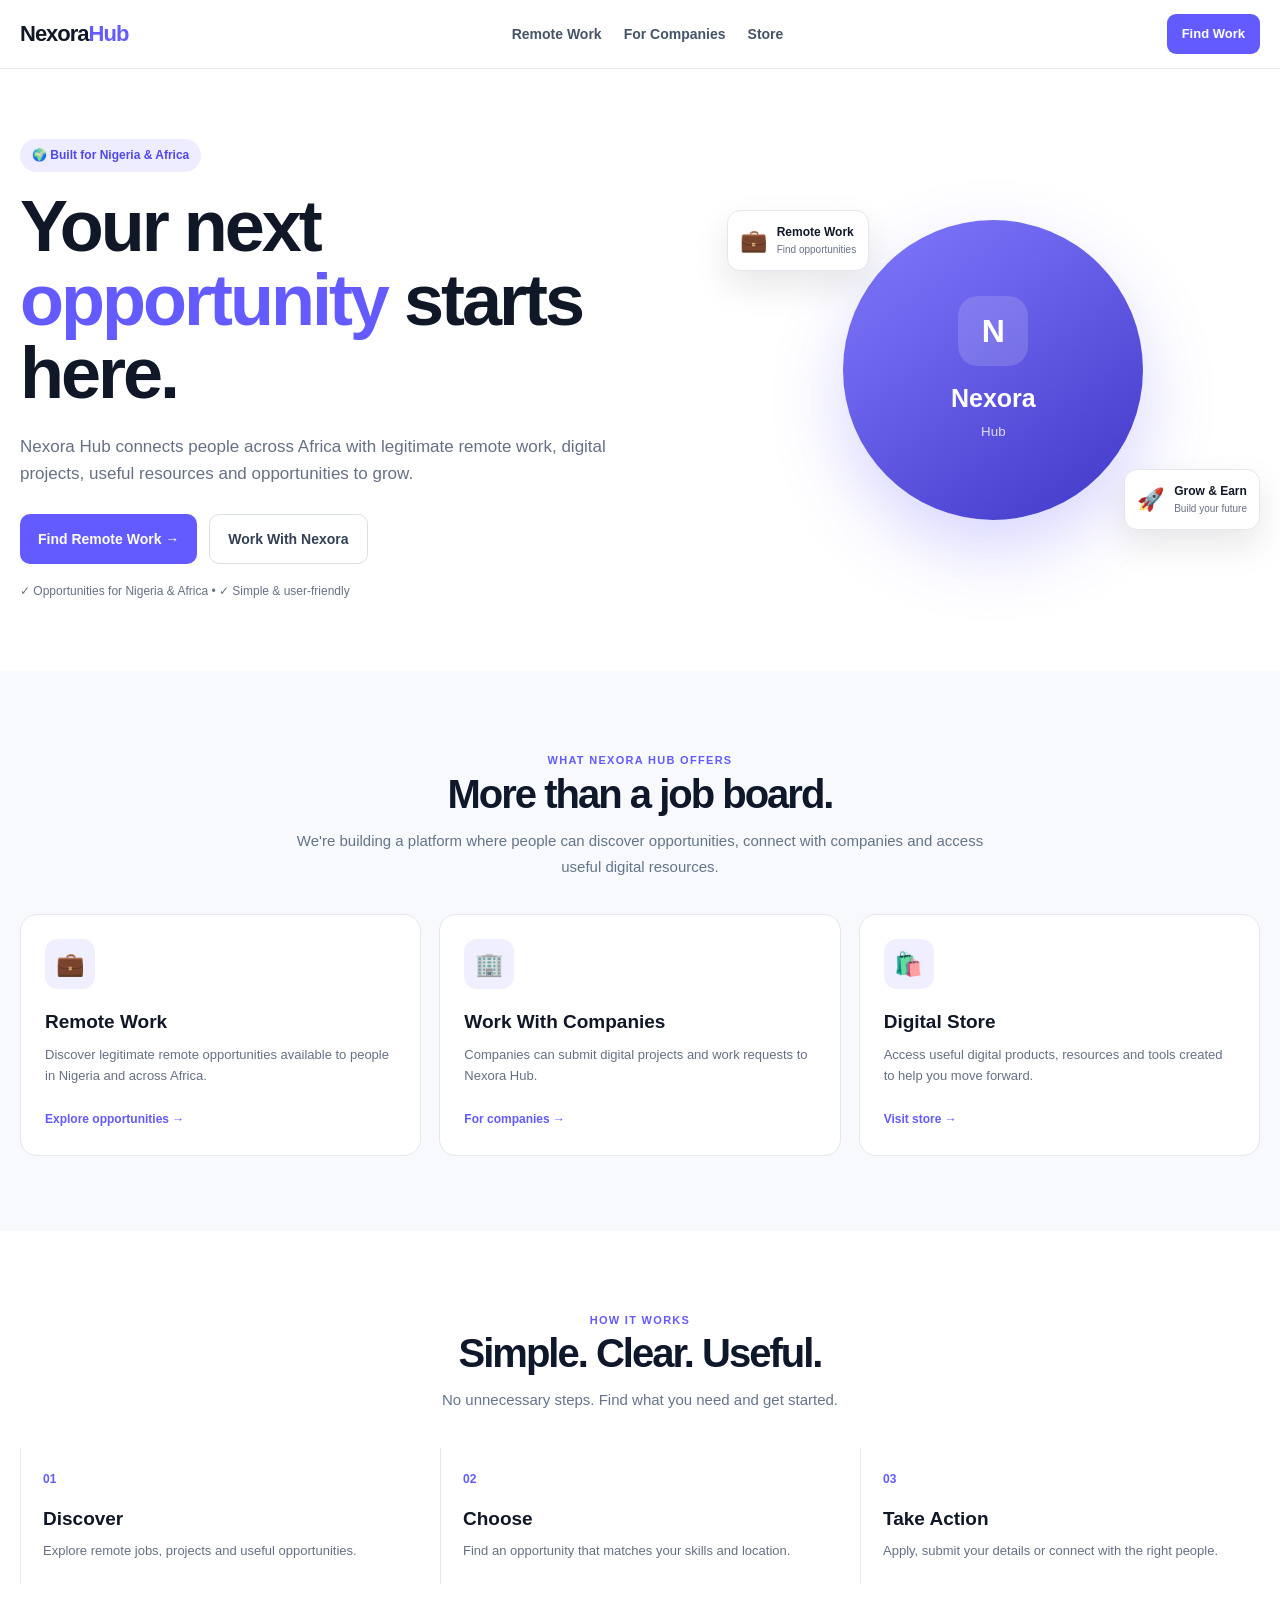
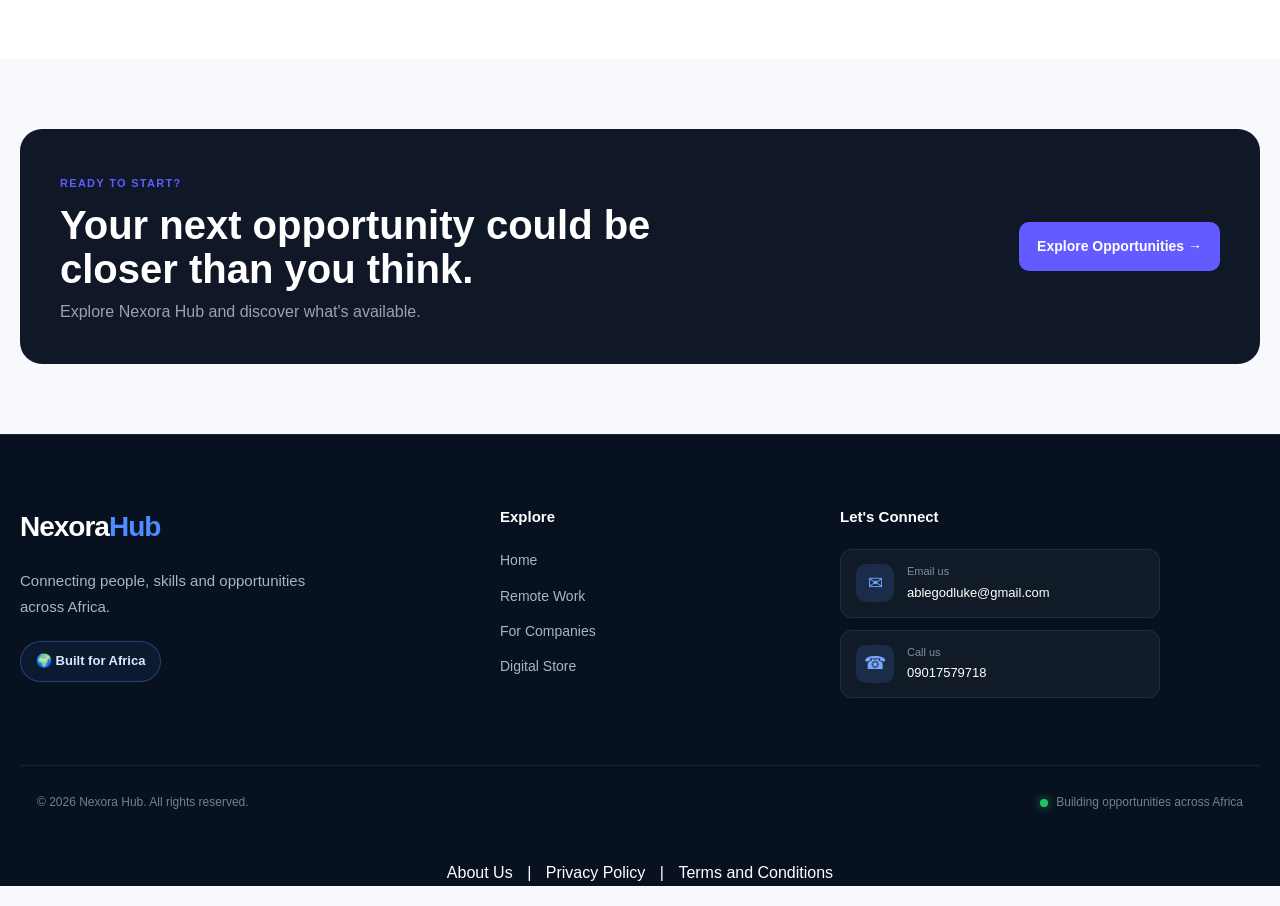
<file: index.html>
<!DOCTYPE html>
<html lang="en">
<head>
  <script async src="https://pagead2.googlesyndication.com/pagead/js/adsbygoogle.js?client=ca-pub-5337067386047395"
     crossorigin="anonymous"></script>
  
  <meta name="google-adsense-account" content="ca-pub-5337067386047395">
  <meta charset="UTF-8">
  <meta name="viewport" content="width=device-width, initial-scale=1.0">

  <title>Nexora Hub — Connecting People, Skills & Opportunities</title>

  <meta name="description" content="Nexora Hub connects people across Nigeria and Africa with legitimate remote work, digital projects, opportunities, skills and digital products.">

  <link rel="stylesheet" href="style.css">
</head>

<body>

  <!-- NAVIGATION -->
  <header class="navbar">
    <div class="container nav-content">

      <a href="index.html" class="logo">
        Nexora<span>Hub</span>
      </a>

      <nav class="nav-links">
        <a href="jobs.html">Remote Work</a>
        <a href="companies.html">For Companies</a>
        <a href="store.html">Store</a>
      </nav>

      <a href="jobs.html" class="nav-button">Find Work</a>

    </div>
  </header>


  <!-- HERO -->
  <main>

    <section class="hero">
      <div class="container hero-content">

        <div class="hero-text">

          <div class="badge">
            🌍 Built for Nigeria & Africa
          </div>

          <h1>
            Your next
            <span>opportunity</span>
            starts here.
          </h1>

          <p>
            Nexora Hub connects people across Africa with legitimate
            remote work, digital projects, useful resources and
            opportunities to grow.
          </p>

          <div class="hero-buttons">
            <a href="jobs.html" class="primary-button">
              Find Remote Work →
            </a>

            <a href="companies.html" class="secondary-button">
              Work With Nexora
            </a>
          </div>

          <div class="hero-note">
            ✓ Opportunities for Nigeria & Africa
            <span>•</span>
            ✓ Simple & user-friendly
          </div>

        </div>


        <!-- HERO VISUAL -->
        <div class="hero-visual">

          <div class="floating-card card-one">
            <span>💼</span>
            <div>
              <strong>Remote Work</strong>
              <small>Find opportunities</small>
            </div>
          </div>

          <div class="main-circle">
            <div class="circle-content">
              <div class="circle-icon">N</div>
              <strong>Nexora</strong>
              <small>Hub</small>
            </div>
          </div>

          <div class="floating-card card-two">
            <span>🚀</span>
            <div>
              <strong>Grow & Earn</strong>
              <small>Build your future</small>
            </div>
          </div>

        </div>

      </div>
    </section>


    <!-- TRUST / INTRO -->
    <section class="intro">
      <div class="container">

        <div class="section-heading">
          <span>WHAT NEXORA HUB OFFERS</span>

          <h2>
            More than a job board.
          </h2>

          <p>
            We're building a platform where people can discover
            opportunities, connect with companies and access useful
            digital resources.
          </p>
        </div>


        <div class="feature-grid">

          <a href="jobs.html" class="feature-card">
            <div class="feature-icon">💼</div>

            <h3>Remote Work</h3>

            <p>
              Discover legitimate remote opportunities available
              to people in Nigeria and across Africa.
            </p>

            <strong>Explore opportunities →</strong>
          </a>


          <a href="companies.html" class="feature-card">
            <div class="feature-icon">🏢</div>

            <h3>Work With Companies</h3>

            <p>
              Companies can submit digital projects and work
              requests to Nexora Hub.
            </p>

            <strong>For companies →</strong>
          </a>


          <a href="store.html" class="feature-card">
            <div class="feature-icon">🛍️</div>

            <h3>Digital Store</h3>

            <p>
              Access useful digital products, resources and
              tools created to help you move forward.
            </p>

            <strong>Visit store →</strong>
          </a>

        </div>

      </div>
    </section>


    <!-- HOW IT WORKS -->
    <section class="how-it-works">
      <div class="container">

        <div class="section-heading">
          <span>HOW IT WORKS</span>

          <h2>
            Simple. Clear. Useful.
          </h2>

          <p>
            No unnecessary steps. Find what you need and get started.
          </p>
        </div>


        <div class="steps">

          <div class="step">
            <div class="step-number">01</div>
            <h3>Discover</h3>
            <p>
              Explore remote jobs, projects and useful opportunities.
            </p>
          </div>

          <div class="step">
            <div class="step-number">02</div>
            <h3>Choose</h3>
            <p>
              Find an opportunity that matches your skills and location.
            </p>
          </div>

          <div class="step">
            <div class="step-number">03</div>
            <h3>Take Action</h3>
            <p>
              Apply, submit your details or connect with the right people.
            </p>
          </div>

        </div>

      </div>
    </section>


    <!-- CTA -->
    <section class="final-cta">
      <div class="container">

        <div class="cta-box">

          <div>
            <span>READY TO START?</span>

            <h2>
              Your next opportunity could be closer than you think.
            </h2>

            <p>
              Explore Nexora Hub and discover what's available.
            </p>
          </div>

          <a href="jobs.html" class="primary-button">
            Explore Opportunities →
          </a>

        </div>

      </div>
    </section>

  </main>
  <!-- PREMIUM FOOTER -->
<footer class="premium-footer">

  <div class="container">

    <div class="footer-main">

      <!-- BRAND -->
      <div class="footer-brand">
        <a href="index.html" class="footer-logo">
          Nexora<span>Hub</span>
        </a>

        <p>
          Connecting people, skills and opportunities
          across Africa.
        </p>

        <div class="africa-badge">
          🌍 Built for Africa
        </div>
      </div>


      <!-- QUICK LINKS -->
      <div class="footer-column">
        <h3>Explore</h3>

        <a href="index.html">Home</a>
        <a href="jobs.html">Remote Work</a>
        <a href="companies.html">For Companies</a>
        <a href="store.html">Digital Store</a>
      </div>


      <!-- CONTACT -->
      <div class="footer-column contact-column">
        <h3>Let's Connect</h3>

        <a href="mailto:ablegodluke@gmail.com" class="contact-card">
          <span class="contact-icon">✉</span>
          <span>
            <small>Email us</small>
            ablegodluke@gmail.com
          </span>
        </a>

        <a href="tel:+2349017579718" class="contact-card">
          <span class="contact-icon">☎</span>
          <span>
            <small>Call us</small>
            09017579718
          </span>
        </a>

      </div>

    </div>


    <!-- FOOTER BOTTOM -->
    <div class="footer-bottom">

      <div>
        © 2026 Nexora Hub. All rights reserved.
      </div>

      <div class="footer-status">
        <span class="status-dot"></span>
        Building opportunities across Africa
      </div>

    </div>
          
  </div>
    <div class="legal-links" style="text-align:center; margin:20px 0;">
    <a href="about.html" style="color:inherit; margin:0 10px;">About Us</a>
    <span>|</span>
    <a href="privacy.html" style="color:inherit; margin:0 10px;">Privacy Policy</a>
    <span>|</span>
    <a href="terms.html" style="color:inherit; margin:0 10px;">Terms and Conditions</a>
    </div>

</footer>


<script src="script.js"></script>

</body>
</html>
</file>
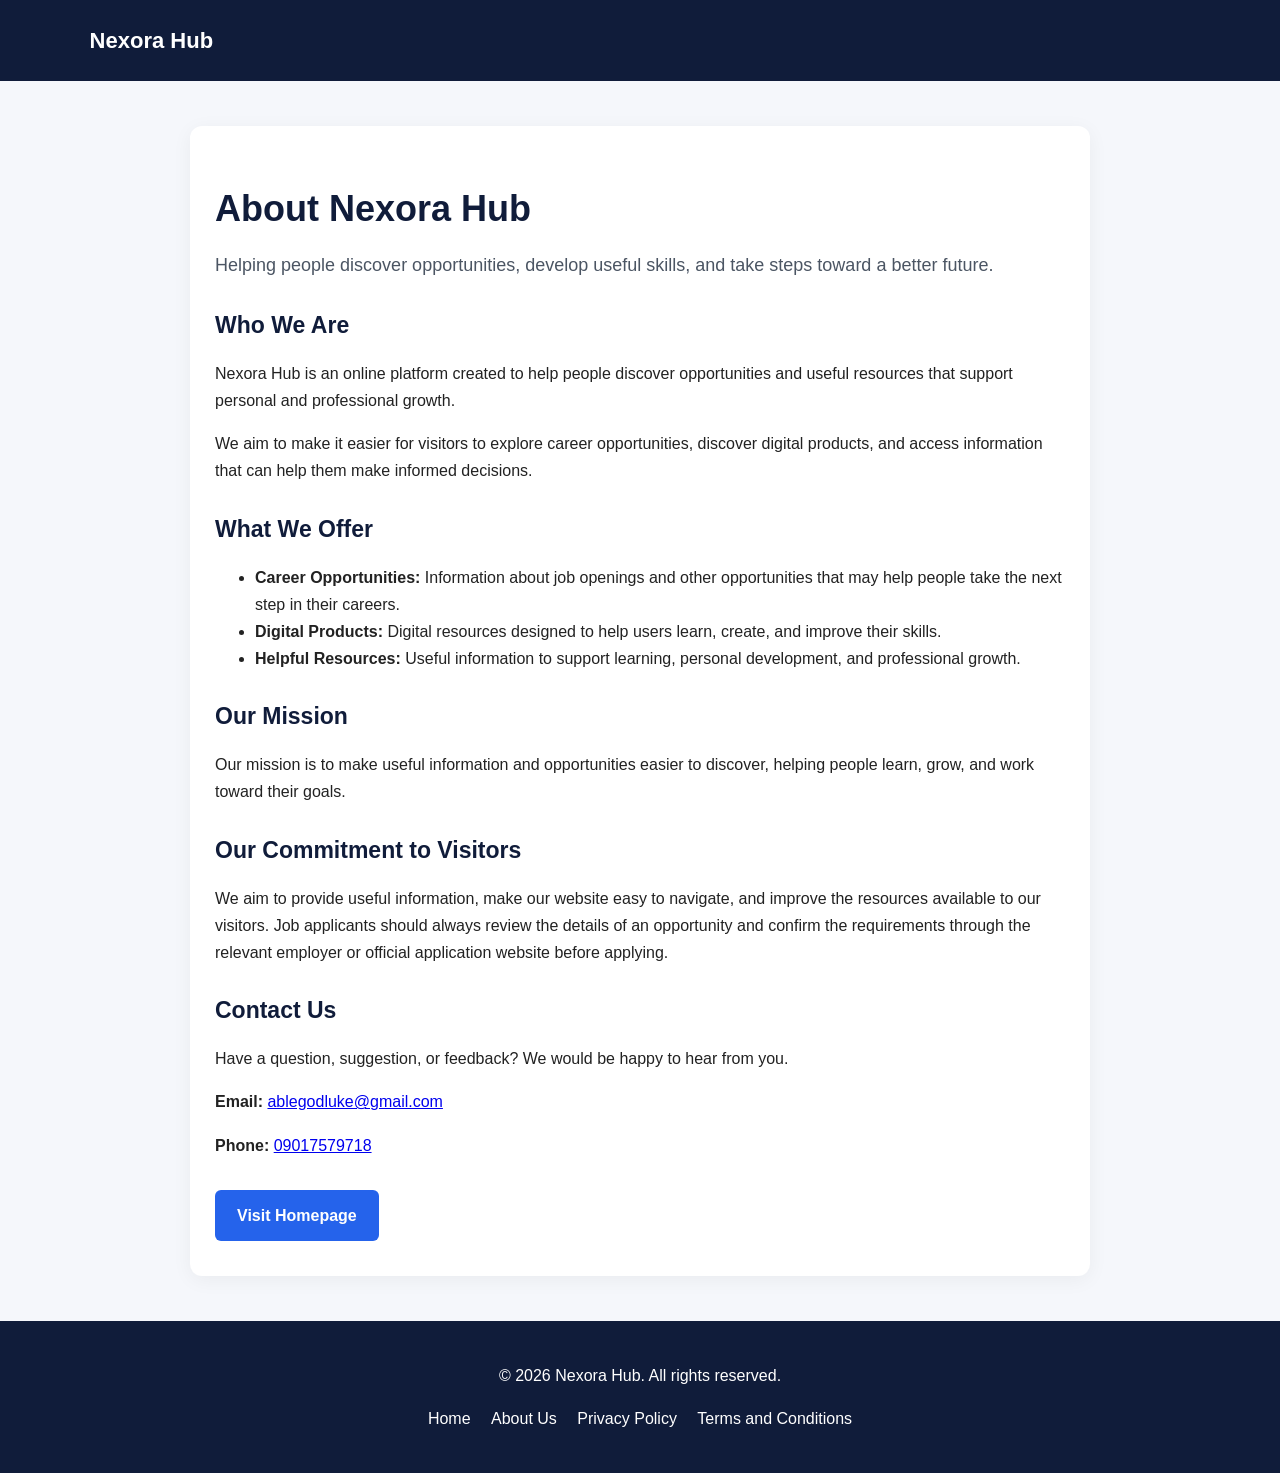
<file: about.html>
<!DOCTYPE html>
<html lang="en">
<head>
  <meta charset="UTF-8">
  <meta name="viewport" content="width=device-width, initial-scale=1.0">

  <title>About Us | Nexora Hub</title>

  <meta name="description" content="Learn about Nexora Hub, a platform helping people discover career opportunities, digital products, and useful resources for personal and professional growth.">

  <style>
    * {
      box-sizing: border-box;
    }

    body {
      margin: 0;
      font-family: Arial, sans-serif;
      background: #f5f7fb;
      color: #222;
      line-height: 1.7;
    }

    header {
      background: #101c3a;
      color: white;
      padding: 22px 7%;
    }

    header a {
      color: white;
      text-decoration: none;
      font-weight: bold;
      font-size: 22px;
    }

    main {
      max-width: 900px;
      margin: 45px auto;
      padding: 35px 25px;
      background: white;
      border-radius: 12px;
      box-shadow: 0 4px 20px rgba(0, 0, 0, 0.05);
    }

    h1, h2 {
      color: #101c3a;
      line-height: 1.3;
    }

    h1 {
      font-size: 36px;
      margin-bottom: 15px;
    }

    h2 {
      margin-top: 30px;
      font-size: 23px;
    }

    p, li {
      font-size: 16px;
    }

    .intro {
      font-size: 18px;
      color: #4b5563;
    }

    .button {
      display: inline-block;
      margin-top: 15px;
      padding: 12px 22px;
      background: #2563eb;
      color: white;
      text-decoration: none;
      border-radius: 6px;
      font-weight: bold;
    }

    footer {
      text-align: center;
      padding: 25px 15px;
      background: #101c3a;
      color: white;
    }

    footer a {
      color: white;
      margin: 0 8px;
      text-decoration: none;
    }

    @media (max-width: 600px) {
      main {
        margin: 20px 12px;
        padding: 25px 18px;
      }

      h1 {
        font-size: 29px;
      }
    }
  </style>
</head>

<body>

  <header>
    <a href="index.html">Nexora Hub</a>
  </header>

  <main>
    <h1>About Nexora Hub</h1>

    <p class="intro">
      Helping people discover opportunities, develop useful skills,
      and take steps toward a better future.
    </p>

    <h2>Who We Are</h2>

    <p>
      Nexora Hub is an online platform created to help people discover
      opportunities and useful resources that support personal and
      professional growth.
    </p>

    <p>
      We aim to make it easier for visitors to explore career opportunities,
      discover digital products, and access information that can help them
      make informed decisions.
    </p>

    <h2>What We Offer</h2>

    <ul>
      <li>
        <strong>Career Opportunities:</strong>
        Information about job openings and other opportunities that may help
        people take the next step in their careers.
      </li>

      <li>
        <strong>Digital Products:</strong>
        Digital resources designed to help users learn, create, and improve
        their skills.
      </li>

      <li>
        <strong>Helpful Resources:</strong>
        Useful information to support learning, personal development,
        and professional growth.
      </li>
    </ul>

    <h2>Our Mission</h2>

    <p>
      Our mission is to make useful information and opportunities easier
      to discover, helping people learn, grow, and work toward their goals.
    </p>

    <h2>Our Commitment to Visitors</h2>

    <p>
      We aim to provide useful information, make our website easy to navigate,
      and improve the resources available to our visitors. Job applicants
      should always review the details of an opportunity and confirm the
      requirements through the relevant employer or official application
      website before applying.
    </p>

    <h2>Contact Us</h2>

    <p>
      Have a question, suggestion, or feedback? We would be happy to hear
      from you.
    </p>

    <p>
      <strong>Email:</strong>
      <a href="mailto:ablegodluke@gmail.com">ablegodluke@gmail.com</a>
    </p>

    <p>
      <strong>Phone:</strong>
      <a href="tel:09017579718">09017579718</a>
    </p>

    <a class="button" href="index.html">Visit Homepage</a>
  </main>

  <footer>
    <p>&copy; 2026 Nexora Hub. All rights reserved.</p>

    <p>
      <a href="index.html">Home</a>
      <a href="about.html">About Us</a>
      <a href="privacy.html">Privacy Policy</a>
      <a href="terms.html">Terms and Conditions</a>
    </p>
  </footer>

</body>
      </html>
</file>
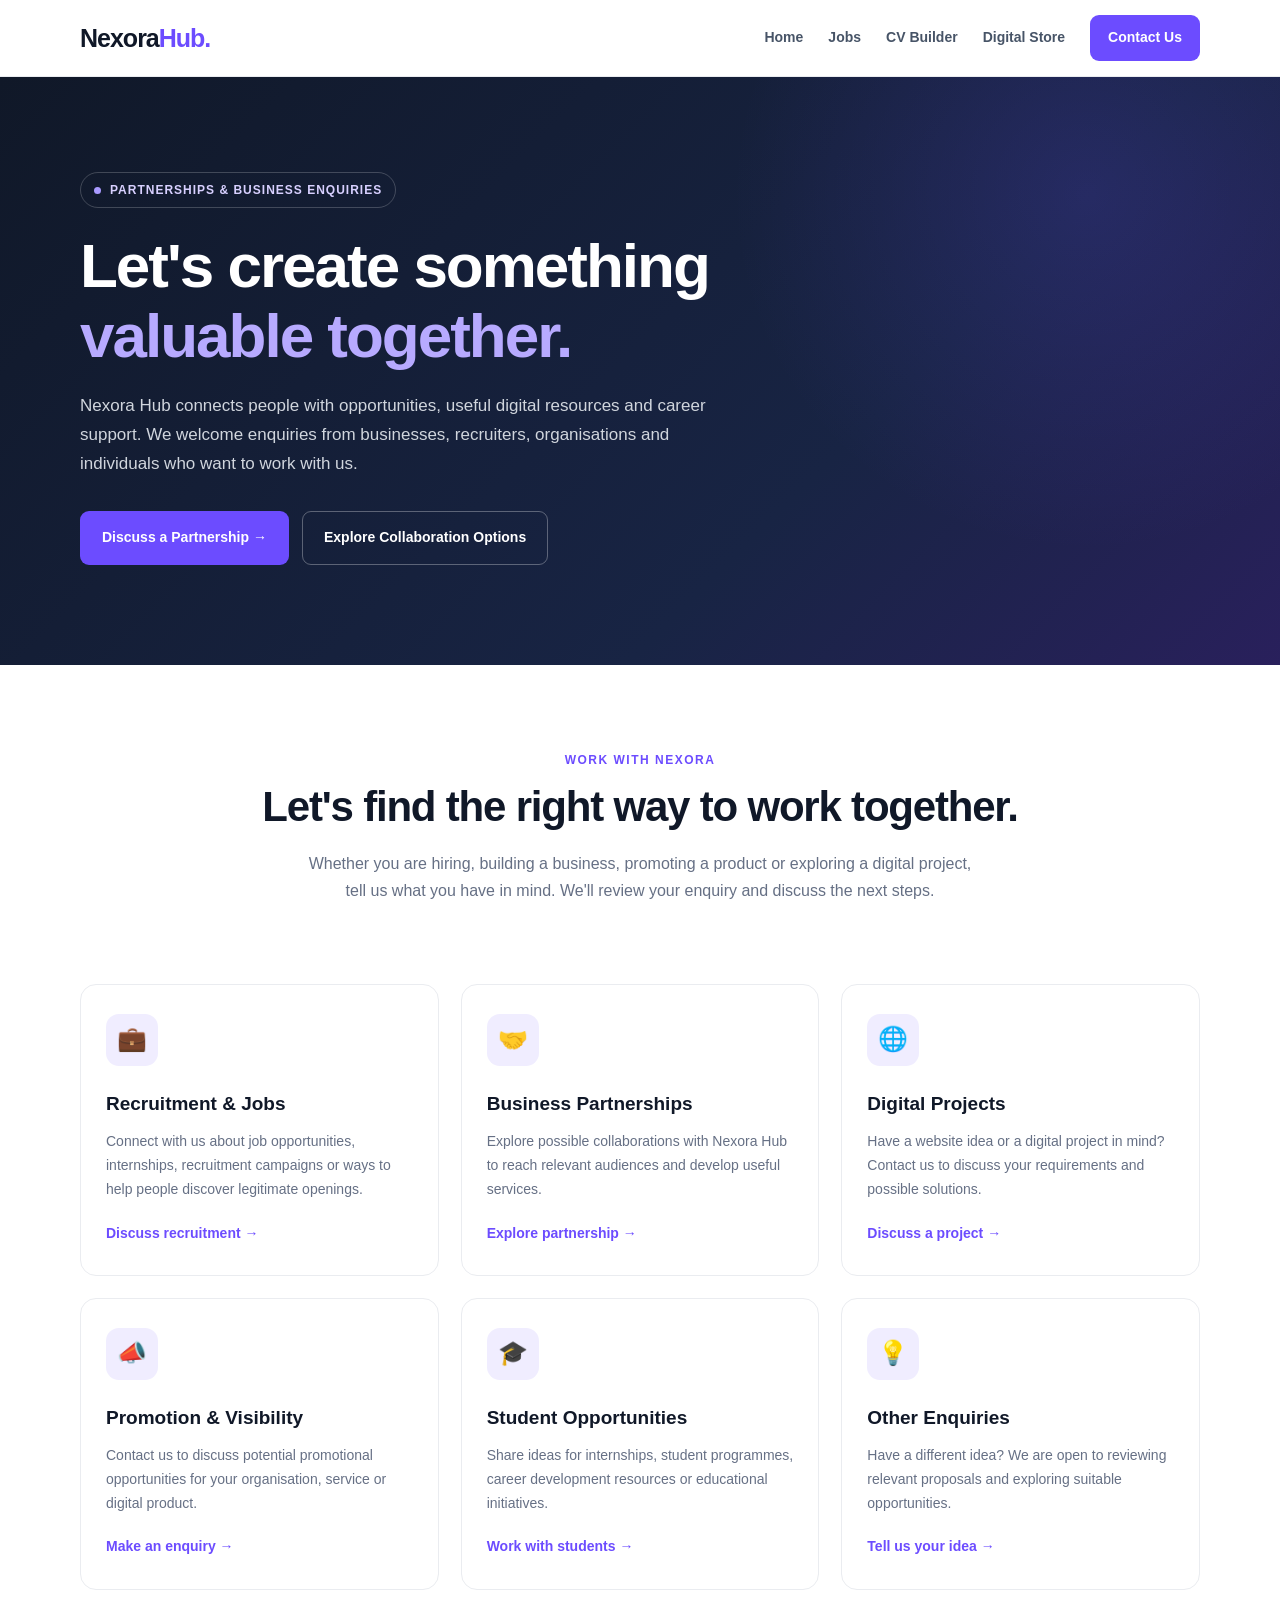
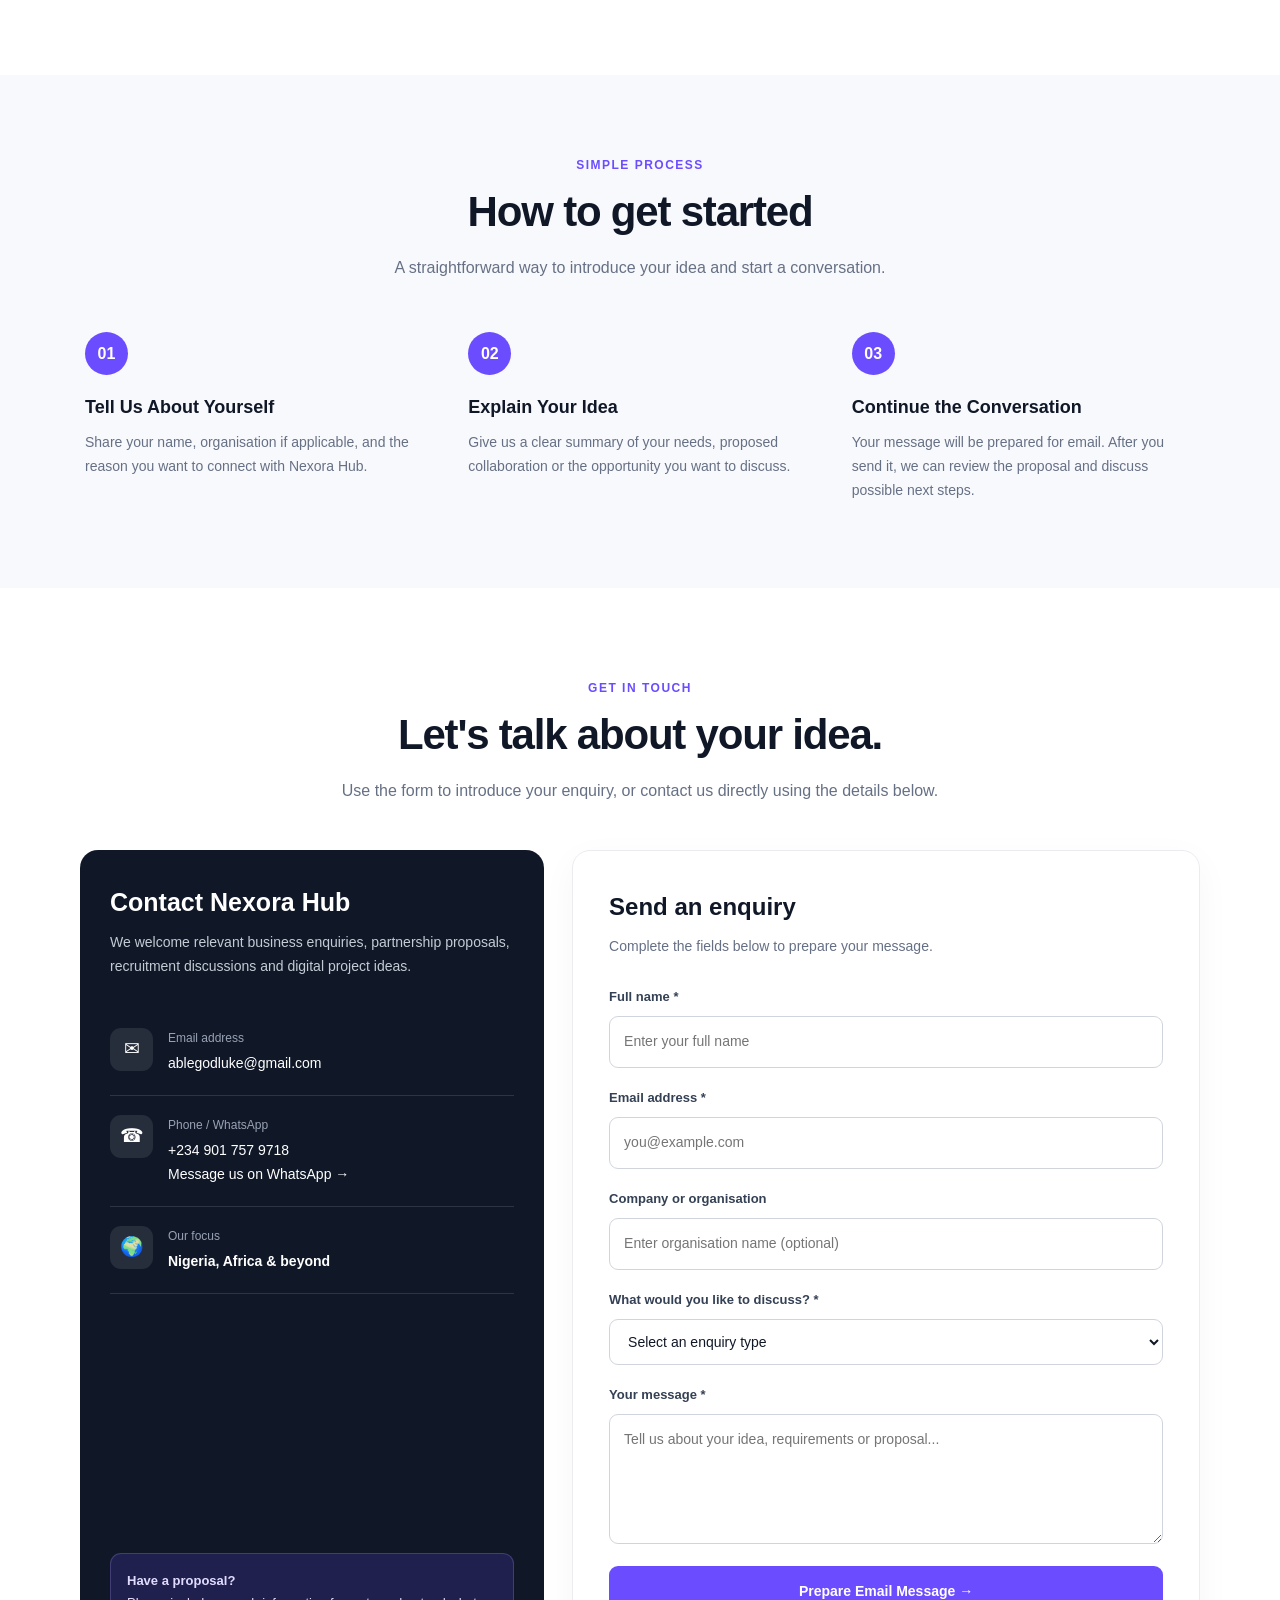
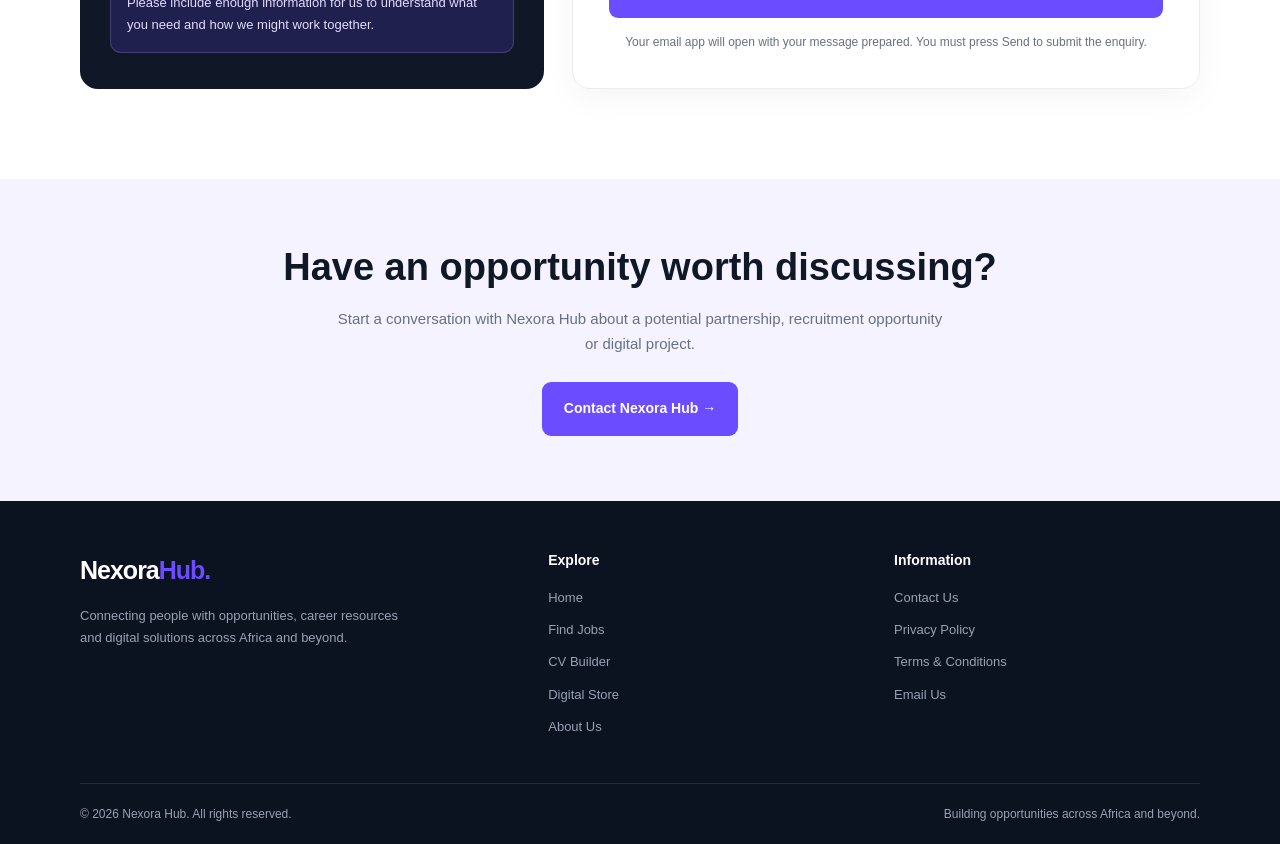
<file: companies.html>
<!DOCTYPE html><html lang="en">
<head>
  <meta charset="UTF-8">
  <meta name="viewport" content="width=device-width, initial-scale=1.0">
  <meta name="theme-color" content="#101828">  <title>Partner With Us | Nexora Hub</title>  <meta name="description" content="Partner with Nexora Hub to promote opportunities, connect with talent, showcase your business, and build digital solutions across Africa.">  <style>
    :root {
      --primary: #6c4cff;
      --primary-dark: #5135df;
      --dark: #101828;
      --text: #344054;
      --muted: #667085;
      --light: #f8f9fc;
      --border: #eaecf0;
      --white: #ffffff;
      --green: #12b76a;
    }

    * {
      margin: 0;
      padding: 0;
      box-sizing: border-box;
    }

    html {
      scroll-behavior: smooth;
      scroll-padding-top: 90px;
    }

    body {
      font-family: Arial, Helvetica, sans-serif;
      background: var(--white);
      color: var(--text);
      line-height: 1.7;
      overflow-x: hidden;
    }

    a {
      color: inherit;
      text-decoration: none;
    }

    button,
    input,
    select,
    textarea {
      font: inherit;
    }

    .container {
      width: min(1120px, 90%);
      margin: auto;
    }

    /* NAVIGATION */

    .navbar {
      background: rgba(255, 255, 255, 0.97);
      border-bottom: 1px solid var(--border);
      position: sticky;
      top: 0;
      z-index: 1000;
      backdrop-filter: blur(12px);
    }

    .nav-inner {
      min-height: 76px;
      display: flex;
      align-items: center;
      justify-content: space-between;
      gap: 20px;
    }

    .logo {
      color: var(--dark);
      font-size: 25px;
      font-weight: 800;
      letter-spacing: -1px;
      white-space: nowrap;
    }

    .logo span {
      color: var(--primary);
    }

    .nav-links {
      display: flex;
      align-items: center;
      gap: 25px;
      font-size: 14px;
      font-weight: 600;
    }

    .nav-links a {
      color: #475467;
      transition: color 0.2s;
    }

    .nav-links a:hover {
      color: var(--primary);
    }

    .nav-links .nav-cta {
      background: var(--primary);
      color: white;
      padding: 11px 18px;
      border-radius: 9px;
    }

    .nav-links .nav-cta:hover {
      background: var(--primary-dark);
      color: white;
    }

    /* HERO */

    .hero {
      background:
        radial-gradient(circle at 85% 20%, rgba(108, 76, 255, 0.17), transparent 30%),
        linear-gradient(135deg, #101828 0%, #182444 65%, #29205c 100%);
      color: white;
      padding: 95px 0 100px;
      position: relative;
      overflow: hidden;
    }

    .hero-content {
      max-width: 760px;
      position: relative;
      z-index: 1;
    }

    .eyebrow {
      display: inline-flex;
      align-items: center;
      gap: 9px;
      padding: 7px 13px;
      border: 1px solid rgba(255, 255, 255, 0.2);
      border-radius: 30px;
      color: #d8d0ff;
      font-size: 12px;
      font-weight: 700;
      letter-spacing: 1px;
      text-transform: uppercase;
      margin-bottom: 23px;
    }

    .eyebrow::before {
      content: "";
      width: 7px;
      height: 7px;
      border-radius: 50%;
      background: #a99aff;
    }

    .hero h1 {
      font-size: clamp(36px, 6vw, 62px);
      line-height: 1.12;
      letter-spacing: -2px;
      margin-bottom: 22px;
      max-width: 740px;
    }

    .hero h1 span {
      color: #b7aaff;
    }

    .hero p {
      max-width: 630px;
      color: #d0d5dd;
      font-size: 17px;
      margin-bottom: 32px;
    }

    .hero-actions {
      display: flex;
      flex-wrap: wrap;
      gap: 13px;
    }

    .btn {
      display: inline-flex;
      align-items: center;
      justify-content: center;
      padding: 14px 21px;
      border-radius: 9px;
      font-weight: 700;
      font-size: 14px;
      border: 1px solid transparent;
      cursor: pointer;
      transition: 0.2s;
    }

    .btn-primary {
      background: var(--primary);
      color: white;
    }

    .btn-primary:hover {
      background: var(--primary-dark);
      transform: translateY(-2px);
    }

    .btn-light {
      border-color: rgba(255, 255, 255, 0.3);
      color: white;
    }

    .btn-light:hover {
      background: rgba(255, 255, 255, 0.1);
    }

    /* INTRODUCTION */

    .intro {
      padding: 85px 0 55px;
      text-align: center;
    }

    .section-label {
      color: var(--primary);
      text-transform: uppercase;
      font-weight: 800;
      font-size: 12px;
      letter-spacing: 1.5px;
      margin-bottom: 12px;
    }

    .section-title {
      color: var(--dark);
      font-size: clamp(29px, 4vw, 42px);
      line-height: 1.2;
      letter-spacing: -1.2px;
      margin-bottom: 17px;
    }

    .section-description {
      color: var(--muted);
      max-width: 680px;
      margin: 0 auto;
      font-size: 16px;
    }

    /* PARTNERSHIP CARDS */

    .services {
      padding: 25px 0 85px;
    }

    .service-grid {
      display: grid;
      grid-template-columns: repeat(3, 1fr);
      gap: 22px;
    }

    .service-card {
      background: white;
      border: 1px solid var(--border);
      border-radius: 16px;
      padding: 29px 25px;
      transition: transform 0.25s, box-shadow 0.25s;
    }

    .service-card:hover {
      transform: translateY(-5px);
      box-shadow: 0 15px 35px rgba(16, 24, 40, 0.07);
    }

    .service-icon {
      width: 52px;
      height: 52px;
      border-radius: 13px;
      background: #f0edff;
      display: flex;
      align-items: center;
      justify-content: center;
      font-size: 24px;
      margin-bottom: 22px;
    }

    .service-card h3 {
      color: var(--dark);
      font-size: 19px;
      margin-bottom: 10px;
    }

    .service-card p {
      color: var(--muted);
      font-size: 14px;
      margin-bottom: 17px;
    }

    .text-link {
      color: var(--primary);
      font-size: 14px;
      font-weight: 700;
    }

    /* HOW IT WORKS */

    .process {
      padding: 80px 0;
      background: var(--light);
    }

    .process-heading {
      text-align: center;
      margin-bottom: 45px;
    }

    .process-grid {
      display: grid;
      grid-template-columns: repeat(3, 1fr);
      gap: 30px;
    }

    .process-item {
      padding: 5px;
    }

    .process-number {
      width: 43px;
      height: 43px;
      border-radius: 50%;
      background: var(--primary);
      color: white;
      display: flex;
      align-items: center;
      justify-content: center;
      font-weight: 800;
      margin-bottom: 17px;
    }

    .process-item h3 {
      color: var(--dark);
      margin-bottom: 9px;
      font-size: 18px;
    }

    .process-item p {
      color: var(--muted);
      font-size: 14px;
    }

    /* CONTACT SECTION */

    .contact-section {
      padding: 90px 0;
      background: white;
    }

    .contact-heading {
      text-align: center;
      margin-bottom: 45px;
    }

    .contact-layout {
      display: grid;
      grid-template-columns: 0.85fr 1.15fr;
      gap: 28px;
      align-items: stretch;
    }

    .contact-panel {
      background: #101828;
      color: white;
      border-radius: 18px;
      padding: 36px 30px;
      display: flex;
      flex-direction: column;
    }

    .contact-panel h3 {
      font-size: 25px;
      line-height: 1.3;
      margin-bottom: 13px;
    }

    .contact-panel > p {
      color: #c4cbd5;
      font-size: 14px;
      margin-bottom: 30px;
    }

    .contact-detail {
      display: flex;
      align-items: flex-start;
      gap: 15px;
      padding: 19px 0;
      border-bottom: 1px solid rgba(255, 255, 255, 0.12);
    }

    .contact-detail:last-of-type {
      border-bottom: none;
    }

    .detail-icon {
      flex-shrink: 0;
      width: 43px;
      height: 43px;
      background: rgba(255, 255, 255, 0.09);
      border-radius: 11px;
      display: flex;
      align-items: center;
      justify-content: center;
      font-size: 19px;
    }

    .detail-text small {
      display: block;
      color: #98a2b3;
      font-size: 12px;
      margin-bottom: 4px;
    }

    .detail-text strong,
    .detail-text a {
      display: block;
      color: white;
      font-size: 14px;
      overflow-wrap: anywhere;
    }

    .detail-text a:hover {
      color: #b7aaff;
    }

    .contact-note {
      background: rgba(108, 76, 255, 0.18);
      border: 1px solid rgba(183, 170, 255, 0.22);
      padding: 16px;
      border-radius: 11px;
      margin-top: auto;
      font-size: 13px;
      color: #e1dcff;
    }

    /* FORM */

    .form-panel {
      border: 1px solid var(--border);
      border-radius: 18px;
      padding: 36px;
      box-shadow: 0 10px 35px rgba(16, 24, 40, 0.04);
    }

    .form-panel h3 {
      color: var(--dark);
      font-size: 24px;
      margin-bottom: 8px;
    }

    .form-subtitle {
      color: var(--muted);
      font-size: 14px;
      margin-bottom: 27px;
    }

    .form-group {
      margin-bottom: 19px;
    }

    .form-group label {
      display: block;
      color: #344054;
      font-size: 13px;
      font-weight: 700;
      margin-bottom: 8px;
    }

    .form-group input,
    .form-group select,
    .form-group textarea {
      display: block;
      width: 100%;
      border: 1px solid #d0d5dd;
      background: white;
      color: var(--dark);
      padding: 13px 14px;
      border-radius: 9px;
      outline: none;
      font-size: 14px;
      transition: border 0.2s, box-shadow 0.2s;
    }

    .form-group input:focus,
    .form-group select:focus,
    .form-group textarea:focus {
      border-color: var(--primary);
      box-shadow: 0 0 0 3px rgba(108, 76, 255, 0.12);
    }

    .form-group textarea {
      min-height: 130px;
      resize: vertical;
    }

    .form-submit {
      width: 100%;
      border: none;
      margin-top: 3px;
    }

    .form-disclaimer {
      font-size: 12px;
      color: var(--muted);
      text-align: center;
      margin-top: 14px;
    }

    /* FINAL CTA */

    .final-cta {
      padding: 65px 0;
      background: #f5f3ff;
      text-align: center;
    }

    .final-cta h2 {
      color: var(--dark);
      font-size: clamp(27px, 4vw, 38px);
      line-height: 1.25;
      margin-bottom: 14px;
    }

    .final-cta p {
      max-width: 620px;
      margin: 0 auto 25px;
      color: var(--muted);
      font-size: 15px;
    }

    /* FOOTER */

    footer {
      background: #0b1220;
      color: #c4cbd5;
      padding: 48px 0 20px;
    }

    .footer-main {
      display: grid;
      grid-template-columns: 1.4fr 1fr 1fr;
      gap: 40px;
      padding-bottom: 35px;
    }

    .footer-brand .logo {
      color: white;
      display: inline-block;
      margin-bottom: 14px;
    }

    .footer-brand p {
      max-width: 320px;
      font-size: 13px;
      color: #98a2b3;
    }

    .footer-column h4 {
      color: white;
      font-size: 14px;
      margin-bottom: 15px;
    }

    .footer-column a {
      display: block;
      width: fit-content;
      margin-bottom: 10px;
      color: #98a2b3;
      font-size: 13px;
    }

    .footer-column a:hover {
      color: white;
    }

    .footer-bottom {
      border-top: 1px solid rgba(255, 255, 255, 0.1);
      padding-top: 20px;
      display: flex;
      flex-wrap: wrap;
      justify-content: space-between;
      gap: 12px;
      color: #98a2b3;
      font-size: 12px;
    }

    /* MOBILE RESPONSIVENESS */

    @media (max-width: 850px) {
      .nav-inner {
        padding: 17px 0;
        align-items: flex-start;
        flex-direction: column;
        gap: 14px;
      }

      .nav-links {
        width: 100%;
        gap: 17px;
        flex-wrap: wrap;
        font-size: 13px;
      }

      .hero {
        padding: 70px 0 75px;
      }

      .service-grid {
        grid-template-columns: repeat(2, 1fr);
      }

      .contact-layout {
        grid-template-columns: 1fr;
      }

      .footer-main {
        grid-template-columns: 1fr 1fr;
      }

      .footer-brand {
        grid-column: 1 / -1;
      }
    }

    @media (max-width: 560px) {
      .container {
        width: 91%;
      }

      .logo {
        font-size: 23px;
      }

      .nav-links {
        gap: 12px 17px;
      }

      .nav-links .nav-cta {
        padding: 9px 12px;
      }

      .hero {
        padding: 58px 0 65px;
      }

      .hero h1 {
        letter-spacing: -1.2px;
      }

      .hero p {
        font-size: 15px;
      }

      .hero-actions {
        flex-direction: column;
      }

      .hero-actions .btn {
        width: 100%;
      }

      .intro {
        padding: 65px 0 40px;
      }

      .services {
        padding-bottom: 60px;
      }

      .service-grid,
      .process-grid {
        grid-template-columns: 1fr;
      }

      .service-card {
        padding: 25px 22px;
      }

      .process {
        padding: 65px 0;
      }

      .process-grid {
        gap: 27px;
      }

      .contact-section {
        padding: 65px 0;
      }

      .contact-panel,
      .form-panel {
        padding: 25px 21px;
        border-radius: 14px;
      }

      .contact-panel h3,
      .form-panel h3 {
        font-size: 22px;
      }

      .contact-detail {
        gap: 12px;
      }

      .detail-text strong,
      .detail-text a {
        font-size: 13px;
      }

      .footer-main {
        grid-template-columns: 1fr 1fr;
        gap: 30px 20px;
      }

      .footer-bottom {
        flex-direction: column;
      }
    }
  </style></head><body>  <!-- NAVIGATION -->  <header class="navbar">
    <div class="container nav-inner">
      <a href="index.html" class="logo">Nexora<span>Hub.</span></a>  <nav class="nav-links" aria-label="Main navigation">
    <a href="index.html">Home</a>
    <a href="jobs.html">Jobs</a>
    <a href="career.html">CV Builder</a>
    <a href="store.html">Digital Store</a>
    <a href="#contact" class="nav-cta">Contact Us</a>
  </nav>
</div>

  </header>  <main><!-- HERO -->
<section class="hero">
  <div class="container">
    <div class="hero-content">
      <div class="eyebrow">Partnerships & Business Enquiries</div>

      <h1>
        Let's create something <span>valuable together.</span>
      </h1>

      <p>
        Nexora Hub connects people with opportunities, useful digital
        resources and career support. We welcome enquiries from businesses,
        recruiters, organisations and individuals who want to work with us.
      </p>

      <div class="hero-actions">
        <a href="#contact" class="btn btn-primary">
          Discuss a Partnership &rarr;
        </a>

        <a href="#opportunities" class="btn btn-light">
          Explore Collaboration Options
        </a>
      </div>
    </div>
  </div>
</section>

<!-- INTRODUCTION -->
<section class="intro">
  <div class="container">
    <div class="section-label">Work With Nexora</div>

    <h2 class="section-title">Let's find the right way to work together.</h2>

    <p class="section-description">
      Whether you are hiring, building a business, promoting a product or
      exploring a digital project, tell us what you have in mind.
      We'll review your enquiry and discuss the next steps.
    </p>
  </div>
</section>

<!-- COLLABORATION OPTIONS -->
<section class="services" id="opportunities">
  <div class="container">
    <div class="service-grid">

      <article class="service-card">
        <div class="service-icon">💼</div>
        <h3>Recruitment & Jobs</h3>
        <p>
          Connect with us about job opportunities, internships, recruitment
          campaigns or ways to help people discover legitimate openings.
        </p>
        <a href="#contact" class="text-link"
           data-interest="Recruitment and job opportunities">
          Discuss recruitment &rarr;
        </a>
      </article>

      <article class="service-card">
        <div class="service-icon">🤝</div>
        <h3>Business Partnerships</h3>
        <p>
          Explore possible collaborations with Nexora Hub to reach
          relevant audiences and develop useful services.
        </p>
        <a href="#contact" class="text-link"
           data-interest="Business partnership">
          Explore partnership &rarr;
        </a>
      </article>

      <article class="service-card">
        <div class="service-icon">🌐</div>
        <h3>Digital Projects</h3>
        <p>
          Have a website idea or a digital project in mind? Contact us
          to discuss your requirements and possible solutions.
        </p>
        <a href="#contact" class="text-link"
           data-interest="Website or digital project">
          Discuss a project &rarr;
        </a>
      </article>

      <article class="service-card">
        <div class="service-icon">📣</div>
        <h3>Promotion & Visibility</h3>
        <p>
          Contact us to discuss potential promotional opportunities for
          your organisation, service or digital product.
        </p>
        <a href="#contact" class="text-link"
           data-interest="Promotion and visibility">
          Make an enquiry &rarr;
        </a>
      </article>

      <article class="service-card">
        <div class="service-icon">🎓</div>
        <h3>Student Opportunities</h3>
        <p>
          Share ideas for internships, student programmes, career
          development resources or educational initiatives.
        </p>
        <a href="#contact" class="text-link"
           data-interest="Student and educational opportunities">
          Work with students &rarr;
        </a>
      </article>

      <article class="service-card">
        <div class="service-icon">💡</div>
        <h3>Other Enquiries</h3>
        <p>
          Have a different idea? We are open to reviewing relevant
          proposals and exploring suitable opportunities.
        </p>
        <a href="#contact" class="text-link"
           data-interest="Other enquiry">
          Tell us your idea &rarr;
        </a>
      </article>

    </div>
  </div>
</section>

<!-- PROCESS -->
<section class="process">
  <div class="container">
    <div class="process-heading">
      <div class="section-label">Simple Process</div>
      <h2 class="section-title">How to get started</h2>
      <p class="section-description">
        A straightforward way to introduce your idea and start a conversation.
      </p>
    </div>

    <div class="process-grid">

      <div class="process-item">
        <div class="process-number">01</div>
        <h3>Tell Us About Yourself</h3>
        <p>
          Share your name, organisation if applicable, and the reason
          you want to connect with Nexora Hub.
        </p>
      </div>

      <div class="process-item">
        <div class="process-number">02</div>
        <h3>Explain Your Idea</h3>
        <p>
          Give us a clear summary of your needs, proposed collaboration
          or the opportunity you want to discuss.
        </p>
      </div>

      <div class="process-item">
        <div class="process-number">03</div>
        <h3>Continue the Conversation</h3>
        <p>
          Your message will be prepared for email. After you send it,
          we can review the proposal and discuss possible next steps.
        </p>
      </div>

    </div>
  </div>
</section>

<!-- PROFESSIONAL CONTACT SECTION -->
<section class="contact-section" id="contact">
  <div class="container">

    <div class="contact-heading">
      <div class="section-label">Get In Touch</div>
      <h2 class="section-title">Let's talk about your idea.</h2>
      <p class="section-description">
        Use the form to introduce your enquiry, or contact us directly
        using the details below.
      </p>
    </div>

    <div class="contact-layout">

      <!-- CONTACT INFORMATION -->
      <div class="contact-panel">
        <h3>Contact Nexora Hub</h3>

        <p>
          We welcome relevant business enquiries, partnership proposals,
          recruitment discussions and digital project ideas.
        </p>

        <div class="contact-detail">
          <div class="detail-icon">✉</div>
          <div class="detail-text">
            <small>Email address</small>
            <a href="mailto:ablegodluke@gmail.com">
              ablegodluke@gmail.com
            </a>
          </div>
        </div>

        <div class="contact-detail">
          <div class="detail-icon">☎</div>
          <div class="detail-text">
            <small>Phone / WhatsApp</small>
            <a href="tel:+2349017579718">+234 901 757 9718</a>
            <a href="https://wa.me/2349017579718"
               target="_blank" rel="noopener noreferrer">
              Message us on WhatsApp &rarr;
            </a>
          </div>
        </div>

        <div class="contact-detail">
          <div class="detail-icon">🌍</div>
          <div class="detail-text">
            <small>Our focus</small>
            <strong>Nigeria, Africa & beyond</strong>
          </div>
        </div>

        <div class="contact-note">
          <strong>Have a proposal?</strong><br>
          Please include enough information for us to understand what
          you need and how we might work together.
        </div>
      </div>

      <!-- ENQUIRY FORM -->
      <div class="form-panel">
        <h3>Send an enquiry</h3>

        <p class="form-subtitle">
          Complete the fields below to prepare your message.
        </p>

        <form id="enquiryForm">

          <div class="form-group">
            <label for="name">Full name *</label>
            <input
              type="text"
              id="name"
              name="name"
              placeholder="Enter your full name"
              autocomplete="name"
              required
            >
          </div>

          <div class="form-group">
            <label for="email">Email address *</label>
            <input
              type="email"
              id="email"
              name="email"
              placeholder="you@example.com"
              autocomplete="email"
              required
            >
          </div>

          <div class="form-group">
            <label for="organisation">Company or organisation</label>
            <input
              type="text"
              id="organisation"
              name="organisation"
              placeholder="Enter organisation name (optional)"
              autocomplete="organization"
            >
          </div>

          <div class="form-group">
            <label for="interest">What would you like to discuss? *</label>
            <select id="interest" name="interest" required>
              <option value="">Select an enquiry type</option>
              <option>Recruitment and job opportunities</option>
              <option>Business partnership</option>
              <option>Website or digital project</option>
              <option>Promotion and visibility</option>
              <option>Student and educational opportunities</option>
              <option>Other enquiry</option>
            </select>
          </div>

          <div class="form-group">
            <label for="message">Your message *</label>
            <textarea
              id="message"
              name="message"
              placeholder="Tell us about your idea, requirements or proposal..."
              required
            ></textarea>
          </div>

          <button type="submit" class="btn btn-primary form-submit">
            Prepare Email Message &rarr;
          </button>

          <p class="form-disclaimer">
            Your email app will open with your message prepared.
            You must press Send to submit the enquiry.
          </p>

        </form>
      </div>

    </div>
  </div>
</section>

<!-- FINAL CALL TO ACTION -->
<section class="final-cta">
  <div class="container">
    <h2>Have an opportunity worth discussing?</h2>

    <p>
      Start a conversation with Nexora Hub about a potential partnership,
      recruitment opportunity or digital project.
    </p>

    <a href="#contact" class="btn btn-primary">
      Contact Nexora Hub &rarr;
    </a>
  </div>
</section>

  </main>  <!-- FOOTER -->  <footer>
    <div class="container">  <div class="footer-main">

    <div class="footer-brand">
      <a href="index.html" class="logo">Nexora<span>Hub.</span></a>

      <p>
        Connecting people with opportunities, career resources
        and digital solutions across Africa and beyond.
      </p>
    </div>

    <div class="footer-column">
      <h4>Explore</h4>
      <a href="index.html">Home</a>
      <a href="jobs.html">Find Jobs</a>
      <a href="career.html">CV Builder</a>
      <a href="store.html">Digital Store</a>
      <a href="about.html">About Us</a>
    </div>

    <div class="footer-column">
      <h4>Information</h4>
      <a href="#contact">Contact Us</a>
      <a href="privacy.html">Privacy Policy</a>
      <a href="terms.html">Terms & Conditions</a>
      <a href="mailto:ablegodluke@gmail.com">Email Us</a>
    </div>

  </div>

  <div class="footer-bottom">
    <span>
      &copy; <span id="currentYear"></span> Nexora Hub. All rights reserved.
    </span>

    <span>Building opportunities across Africa and beyond.</span>
  </div>

</div>

  </footer>  <script>
    // Update copyright year automatically.
    document.getElementById("currentYear").textContent =
      new Date().getFullYear();

    // Preselect the enquiry type when a visitor clicks a service link.
    document.querySelectorAll("[data-interest]").forEach(function(link) {
      link.addEventListener("click", function() {
        const interestField = document.getElementById("interest");
        interestField.value = this.getAttribute("data-interest");
      });
    });

    // Prepare an email draft containing the form details.
    document.getElementById("enquiryForm").addEventListener("submit", function(event) {
      event.preventDefault();

      const name = document.getElementById("name").value.trim();
      const email = document.getElementById("email").value.trim();
      const organisation = document.getElementById("organisation").value.trim();
      const interest = document.getElementById("interest").value;
      const message = document.getElementById("message").value.trim();

      if (!name || !email || !interest || !message) {
        alert("Please complete all required fields.");
        return;
      }

      const subject = encodeURIComponent(
        "Nexora Hub Enquiry: " + interest
      );

      const body = encodeURIComponent(
        "Hello Nexora Hub,\n\n" +
        "I would like to make an enquiry.\n\n" +
        "Full name: " + name + "\n" +
        "Email address: " + email + "\n" +
        "Company/organisation: " + (organisation || "Not provided") + "\n" +
        "Enquiry type: " + interest + "\n\n" +
        "Message:\n" + message + "\n\n" +
        "Regards,\n" + name
      );

      window.location.href =
        "mailto:ablegodluke@gmail.com?subject=" + subject + "&body=" + body;
    });
  </script></body>
  </html>
</file>
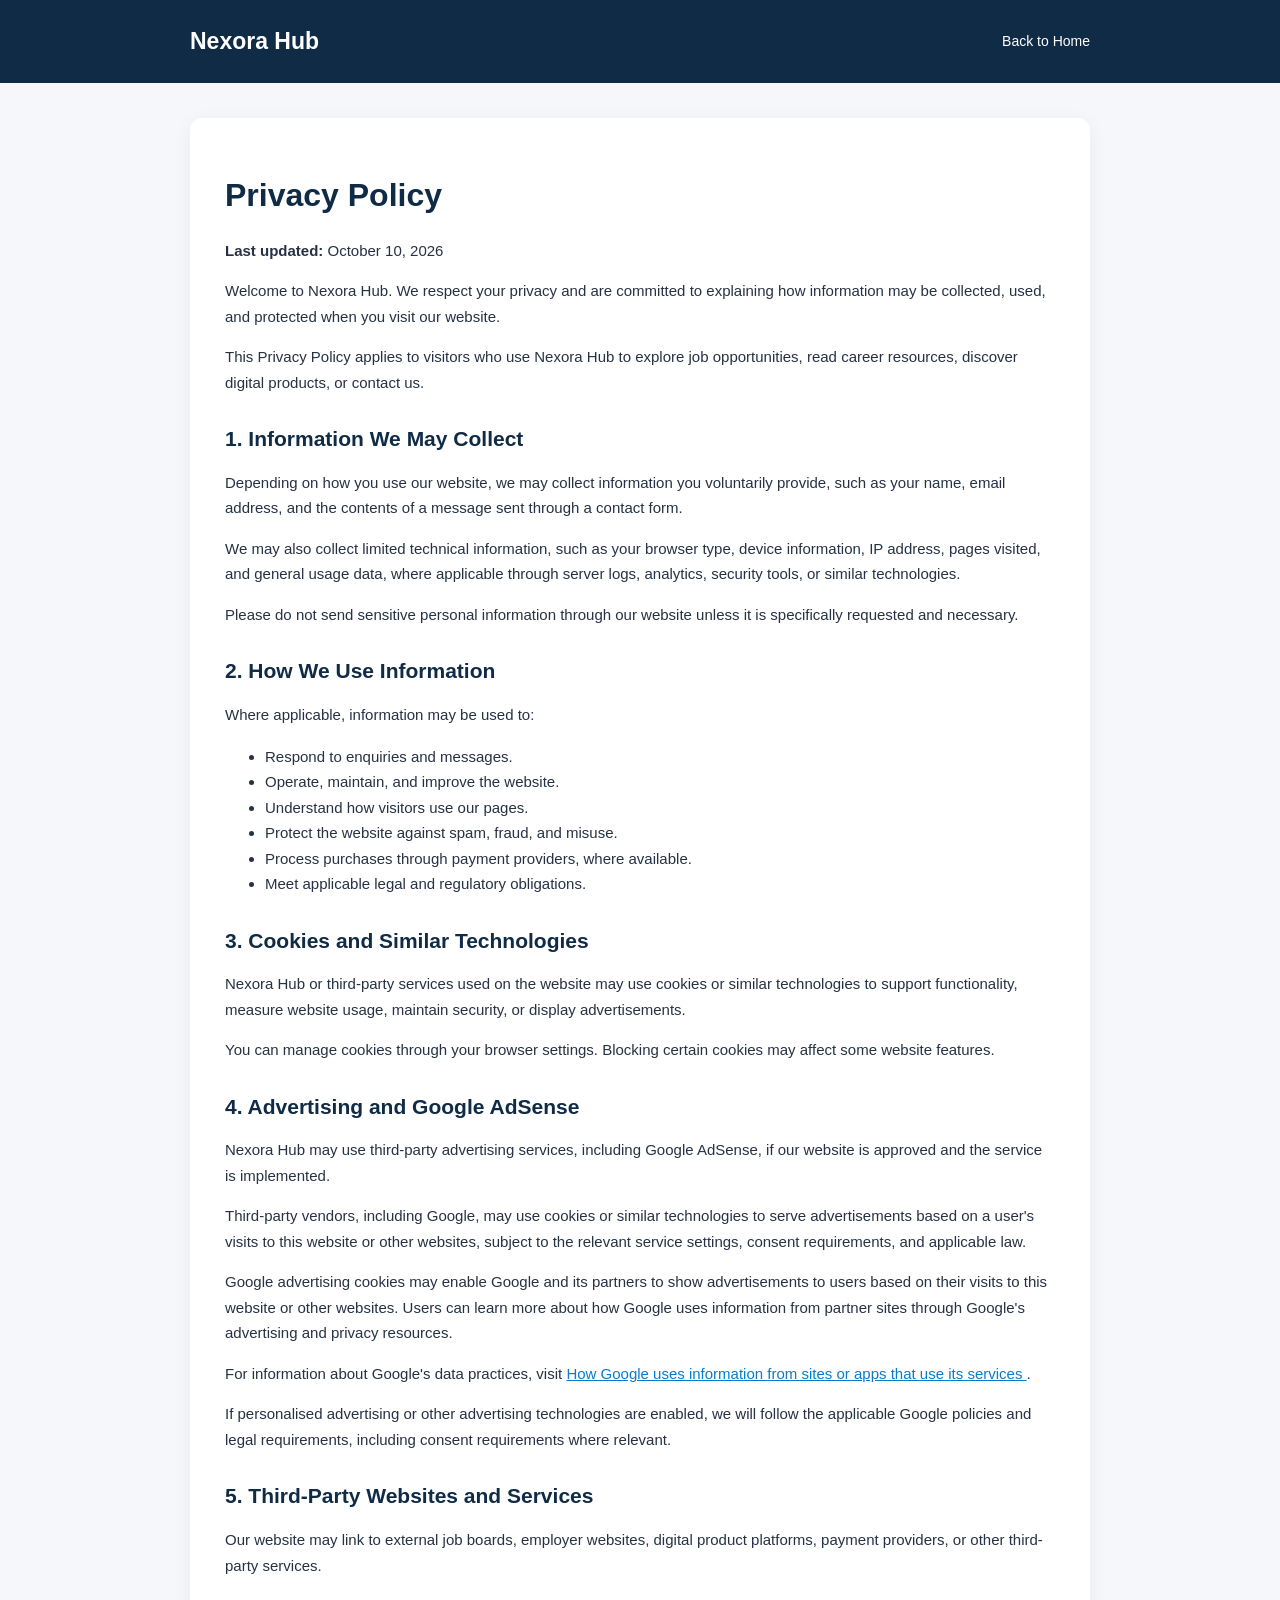
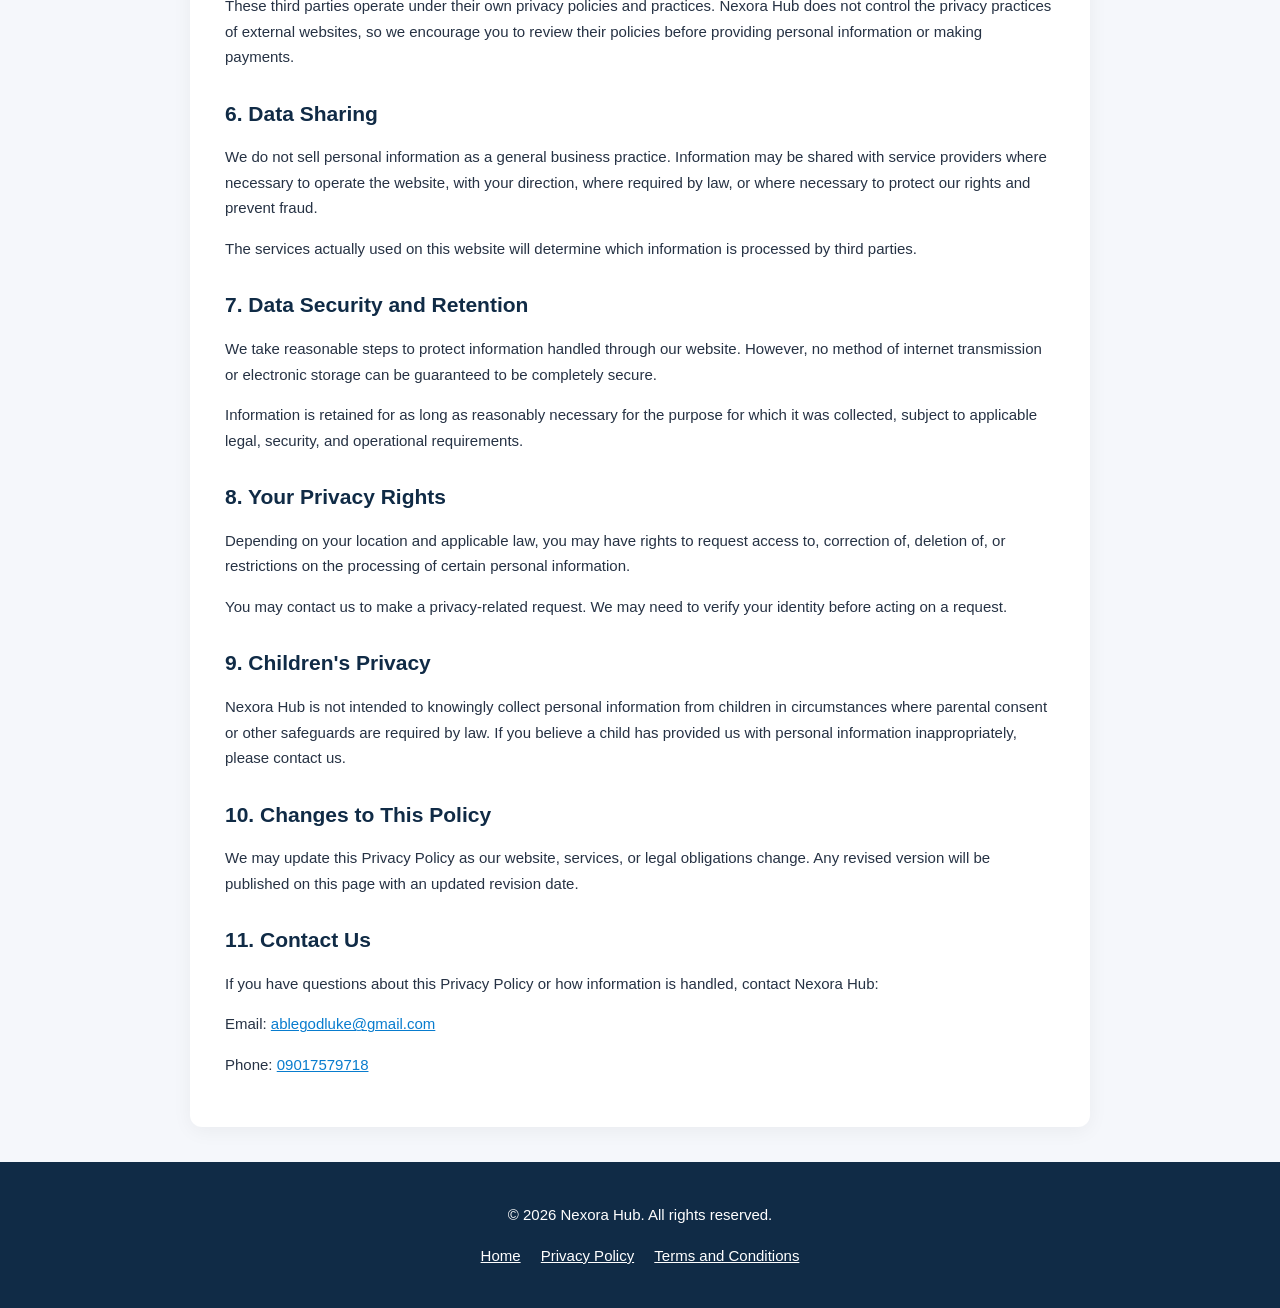
<file: privacy.html>
<!DOCTYPE html>
<html lang="en">
<head>
    <meta charset="UTF-8">
    <meta name="viewport" content="width=device-width, initial-scale=1.0">

    <title>Privacy Policy | Nexora Hub</title>

    <meta name="description" content="Read the Nexora Hub Privacy Policy to understand how we handle personal information, cookies, advertising, and third-party services.">

    <style>
        * {
            box-sizing: border-box;
        }

        body {
            margin: 0;
            font-family: Arial, sans-serif;
            line-height: 1.7;
            color: #263244;
            background: #f5f7fb;
        }

        header {
            background: #102b46;
            color: white;
            padding: 22px 16px;
        }

        nav {
            max-width: 900px;
            margin: auto;
            display: flex;
            justify-content: space-between;
            align-items: center;
            gap: 16px;
            flex-wrap: wrap;
        }

        nav a {
            color: white;
            text-decoration: none;
        }

        .brand {
            font-size: 23px;
            font-weight: bold;
        }

        .back-link {
            font-size: 14px;
        }

        main {
            max-width: 900px;
            margin: 35px auto;
            padding: 35px;
            background: white;
            border-radius: 12px;
            box-shadow: 0 4px 20px rgba(0, 0, 0, 0.05);
        }

        h1, h2 {
            color: #102b46;
            line-height: 1.3;
        }

        h1 {
            font-size: 32px;
        }

        h2 {
            margin-top: 30px;
            font-size: 21px;
        }

        p, li {
            font-size: 15px;
        }

        a {
            color: #087cce;
            overflow-wrap: anywhere;
        }

        footer {
            text-align: center;
            padding: 25px 15px;
            background: #102b46;
            color: white;
        }

        footer a {
            color: white;
            margin: 0 8px;
        }

        @media (max-width: 600px) {
            main {
                margin: 18px 12px;
                padding: 22px 18px;
            }

            h1 {
                font-size: 27px;
            }
        }
    </style>
</head>

<body>

<header>
    <nav>
        <a class="brand" href="index.html">Nexora Hub</a>
        <a class="back-link" href="index.html">Back to Home</a>
    </nav>
</header>

<main>
    <h1>Privacy Policy</h1>

    <p><strong>Last updated:</strong> October 10, 2026</p>

    <p>
        Welcome to Nexora Hub. We respect your privacy and are committed
        to explaining how information may be collected, used, and protected
        when you visit our website.
    </p>

    <p>
        This Privacy Policy applies to visitors who use Nexora Hub to explore
        job opportunities, read career resources, discover digital products,
        or contact us.
    </p>

    <h2>1. Information We May Collect</h2>

    <p>
        Depending on how you use our website, we may collect information
        you voluntarily provide, such as your name, email address, and the
        contents of a message sent through a contact form.
    </p>

    <p>
        We may also collect limited technical information, such as your
        browser type, device information, IP address, pages visited, and
        general usage data, where applicable through server logs, analytics,
        security tools, or similar technologies.
    </p>

    <p>
        Please do not send sensitive personal information through our
        website unless it is specifically requested and necessary.
    </p>

    <h2>2. How We Use Information</h2>

    <p>Where applicable, information may be used to:</p>

    <ul>
        <li>Respond to enquiries and messages.</li>
        <li>Operate, maintain, and improve the website.</li>
        <li>Understand how visitors use our pages.</li>
        <li>Protect the website against spam, fraud, and misuse.</li>
        <li>Process purchases through payment providers, where available.</li>
        <li>Meet applicable legal and regulatory obligations.</li>
    </ul>

    <h2>3. Cookies and Similar Technologies</h2>

    <p>
        Nexora Hub or third-party services used on the website may use
        cookies or similar technologies to support functionality, measure
        website usage, maintain security, or display advertisements.
    </p>

    <p>
        You can manage cookies through your browser settings. Blocking
        certain cookies may affect some website features.
    </p>

    <h2>4. Advertising and Google AdSense</h2>

    <p>
        Nexora Hub may use third-party advertising services, including
        Google AdSense, if our website is approved and the service is
        implemented.
    </p>

    <p>
        Third-party vendors, including Google, may use cookies or similar
        technologies to serve advertisements based on a user's visits to
        this website or other websites, subject to the relevant service
        settings, consent requirements, and applicable law.
    </p>

    <p>
        Google advertising cookies may enable Google and its partners to
        show advertisements to users based on their visits to this website
        or other websites. Users can learn more about how Google uses
        information from partner sites through Google's advertising and
        privacy resources.
    </p>

    <p>
        For information about Google's data practices, visit
        <a href="https://policies.google.com/technologies/partner-sites"
           target="_blank" rel="noopener noreferrer">
            How Google uses information from sites or apps that use its services
        </a>.
    </p>

    <p>
        If personalised advertising or other advertising technologies are
        enabled, we will follow the applicable Google policies and legal
        requirements, including consent requirements where relevant.
    </p>

    <h2>5. Third-Party Websites and Services</h2>

    <p>
        Our website may link to external job boards, employer websites,
        digital product platforms, payment providers, or other third-party
        services.
    </p>

    <p>
        These third parties operate under their own privacy policies and
        practices. Nexora Hub does not control the privacy practices of
        external websites, so we encourage you to review their policies
        before providing personal information or making payments.
    </p>

    <h2>6. Data Sharing</h2>

    <p>
        We do not sell personal information as a general business practice.
        Information may be shared with service providers where necessary
        to operate the website, with your direction, where required by law,
        or where necessary to protect our rights and prevent fraud.
    </p>

    <p>
        The services actually used on this website will determine which
        information is processed by third parties.
    </p>

    <h2>7. Data Security and Retention</h2>

    <p>
        We take reasonable steps to protect information handled through
        our website. However, no method of internet transmission or
        electronic storage can be guaranteed to be completely secure.
    </p>

    <p>
        Information is retained for as long as reasonably necessary for
        the purpose for which it was collected, subject to applicable
        legal, security, and operational requirements.
    </p>

    <h2>8. Your Privacy Rights</h2>

    <p>
        Depending on your location and applicable law, you may have rights
        to request access to, correction of, deletion of, or restrictions
        on the processing of certain personal information.
    </p>

    <p>
        You may contact us to make a privacy-related request. We may need
        to verify your identity before acting on a request.
    </p>

    <h2>9. Children's Privacy</h2>

    <p>
        Nexora Hub is not intended to knowingly collect personal information
        from children in circumstances where parental consent or other
        safeguards are required by law. If you believe a child has provided
        us with personal information inappropriately, please contact us.
    </p>

    <h2>10. Changes to This Policy</h2>

    <p>
        We may update this Privacy Policy as our website, services, or
        legal obligations change. Any revised version will be published
        on this page with an updated revision date.
    </p>

    <h2>11. Contact Us</h2>

    <p>
        If you have questions about this Privacy Policy or how information
        is handled, contact Nexora Hub:
    </p>

    <p>
        Email:
        <a href="mailto:ablegodluke@gmail.com">
            ablegodluke@gmail.com
        </a>
    </p>

    <p>
        Phone:
        <a href="tel:09017579718">09017579718</a>
    </p>

</main>

<footer>
    <p>&copy; 2026 Nexora Hub. All rights reserved.</p>
    <p>
        <a href="index.html">Home</a>
        <a href="privacy.html">Privacy Policy</a>
        <a href="terms.html">Terms and Conditions</a>
    </p>
</footer>

</body>
  </html>
</file>
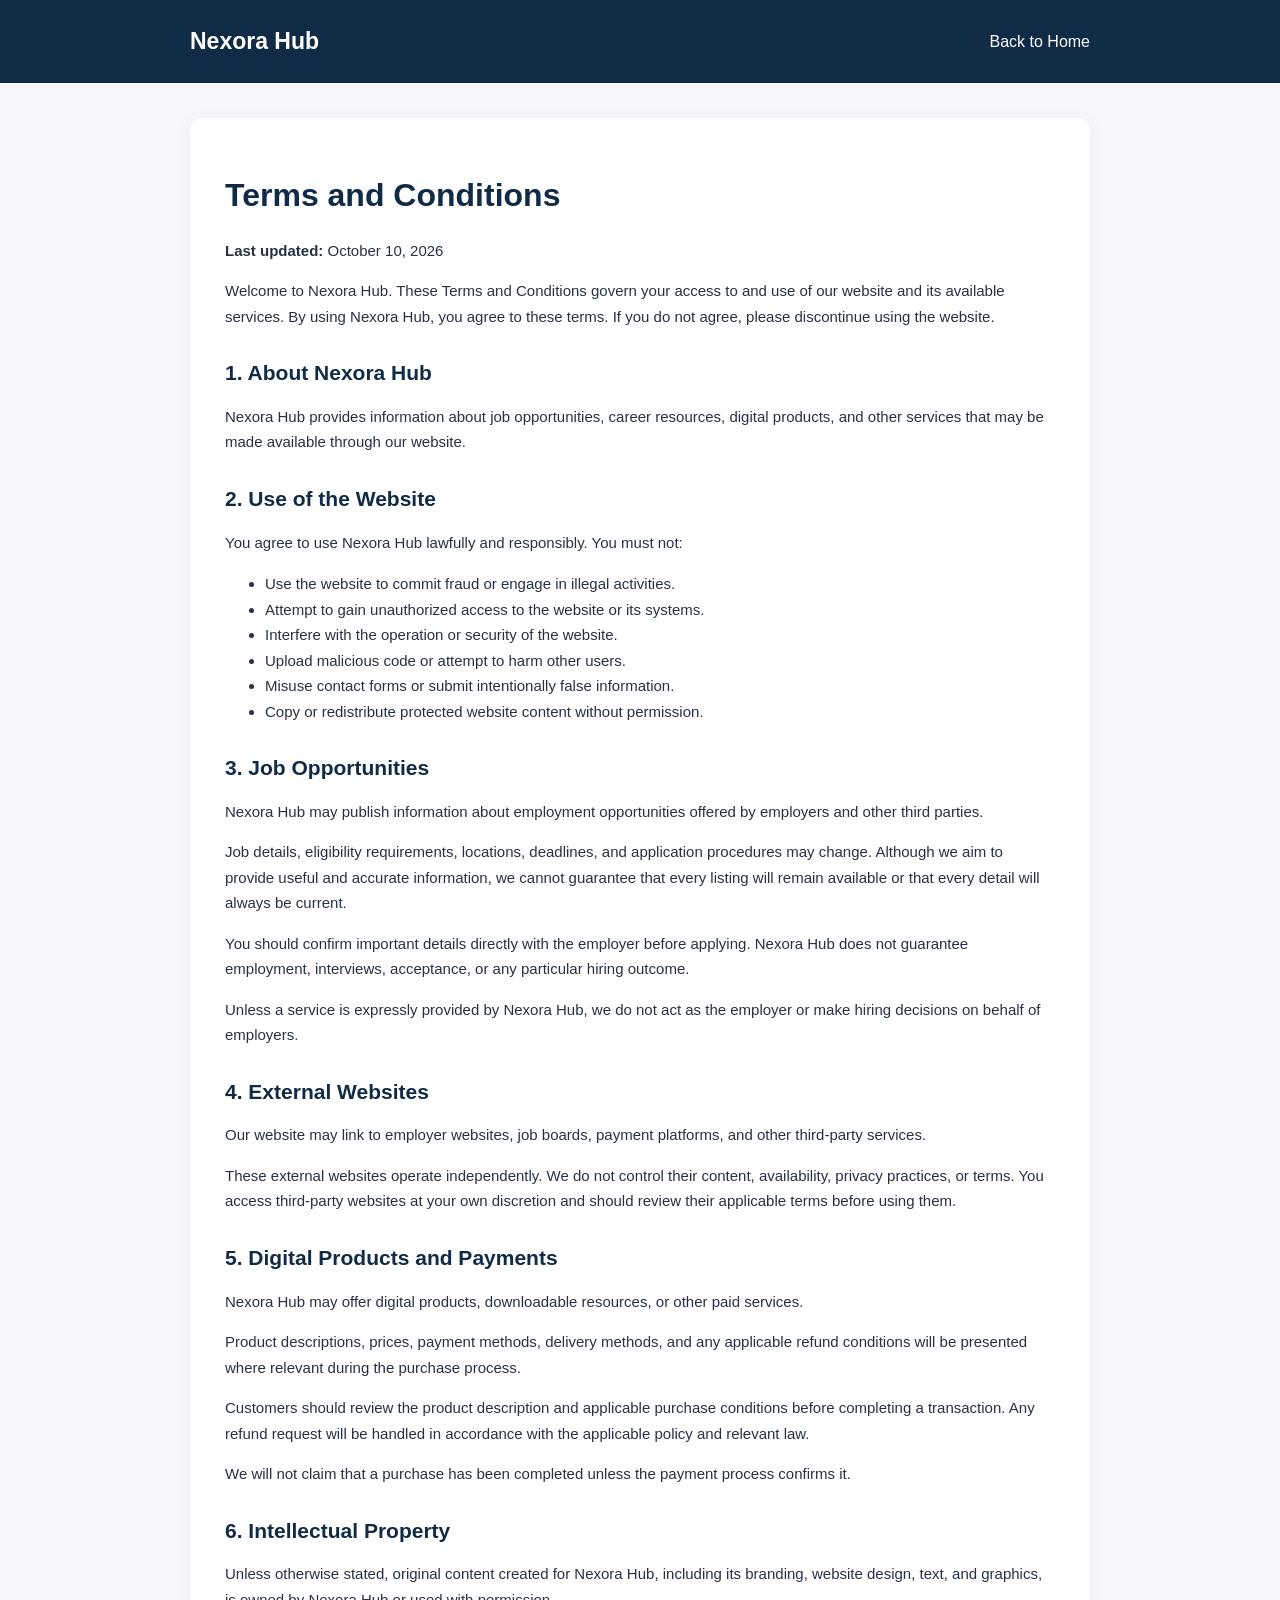
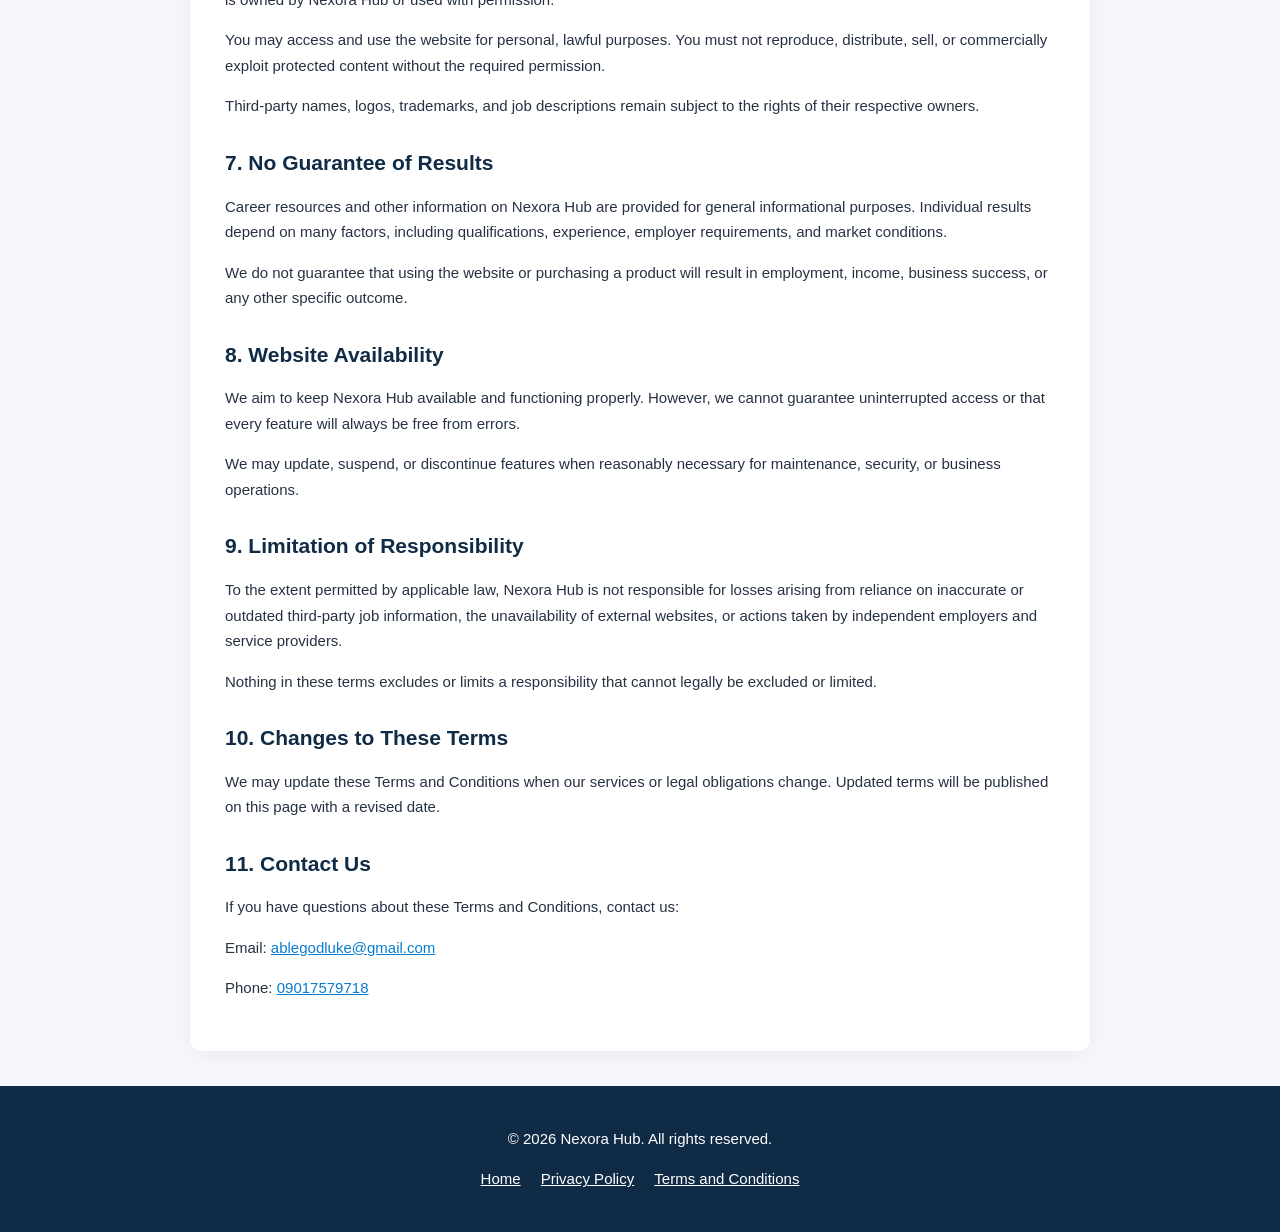
<file: terms.html>
<!DOCTYPE html>
<html lang="en">
<head>
    <meta charset="UTF-8">
    <meta name="viewport" content="width=device-width, initial-scale=1.0">

    <title>Terms and Conditions | Nexora Hub</title>

    <meta name="description" content="Read the terms and conditions for using Nexora Hub, including job listings, external links, digital products, and website use.">

    <style>
        * {
            box-sizing: border-box;
        }

        body {
            margin: 0;
            font-family: Arial, sans-serif;
            line-height: 1.7;
            color: #263244;
            background: #f5f7fb;
        }

        header {
            background: #102b46;
            color: white;
            padding: 22px 16px;
        }

        nav {
            max-width: 900px;
            margin: auto;
            display: flex;
            justify-content: space-between;
            align-items: center;
            gap: 16px;
            flex-wrap: wrap;
        }

        nav a {
            color: white;
            text-decoration: none;
        }

        .brand {
            font-size: 23px;
            font-weight: bold;
        }

        main {
            max-width: 900px;
            margin: 35px auto;
            padding: 35px;
            background: white;
            border-radius: 12px;
            box-shadow: 0 4px 20px rgba(0, 0, 0, 0.05);
        }

        h1, h2 {
            color: #102b46;
            line-height: 1.3;
        }

        h1 {
            font-size: 32px;
        }

        h2 {
            margin-top: 30px;
            font-size: 21px;
        }

        p, li {
            font-size: 15px;
        }

        a {
            color: #087cce;
            overflow-wrap: anywhere;
        }

        footer {
            text-align: center;
            padding: 25px 15px;
            background: #102b46;
            color: white;
        }

        footer a {
            color: white;
            margin: 0 8px;
        }

        @media (max-width: 600px) {
            main {
                margin: 18px 12px;
                padding: 22px 18px;
            }

            h1 {
                font-size: 27px;
            }
        }
    </style>
</head>

<body>

<header>
    <nav>
        <a class="brand" href="index.html">Nexora Hub</a>
        <a href="index.html">Back to Home</a>
    </nav>
</header>

<main>
    <h1>Terms and Conditions</h1>

    <p><strong>Last updated:</strong> October 10, 2026</p>

    <p>
        Welcome to Nexora Hub. These Terms and Conditions govern your
        access to and use of our website and its available services.
        By using Nexora Hub, you agree to these terms.
        If you do not agree, please discontinue using the website.
    </p>

    <h2>1. About Nexora Hub</h2>

    <p>
        Nexora Hub provides information about job opportunities, career
        resources, digital products, and other services that may be made
        available through our website.
    </p>

    <h2>2. Use of the Website</h2>

    <p>You agree to use Nexora Hub lawfully and responsibly. You must not:</p>

    <ul>
        <li>Use the website to commit fraud or engage in illegal activities.</li>
        <li>Attempt to gain unauthorized access to the website or its systems.</li>
        <li>Interfere with the operation or security of the website.</li>
        <li>Upload malicious code or attempt to harm other users.</li>
        <li>Misuse contact forms or submit intentionally false information.</li>
        <li>Copy or redistribute protected website content without permission.</li>
    </ul>

    <h2>3. Job Opportunities</h2>

    <p>
        Nexora Hub may publish information about employment opportunities
        offered by employers and other third parties.
    </p>

    <p>
        Job details, eligibility requirements, locations, deadlines, and
        application procedures may change. Although we aim to provide
        useful and accurate information, we cannot guarantee that every
        listing will remain available or that every detail will always
        be current.
    </p>

    <p>
        You should confirm important details directly with the employer
        before applying. Nexora Hub does not guarantee employment,
        interviews, acceptance, or any particular hiring outcome.
    </p>

    <p>
        Unless a service is expressly provided by Nexora Hub, we do not
        act as the employer or make hiring decisions on behalf of employers.
    </p>

    <h2>4. External Websites</h2>

    <p>
        Our website may link to employer websites, job boards, payment
        platforms, and other third-party services.
    </p>

    <p>
        These external websites operate independently. We do not control
        their content, availability, privacy practices, or terms.
        You access third-party websites at your own discretion and should
        review their applicable terms before using them.
    </p>

    <h2>5. Digital Products and Payments</h2>

    <p>
        Nexora Hub may offer digital products, downloadable resources,
        or other paid services.
    </p>

    <p>
        Product descriptions, prices, payment methods, delivery methods,
        and any applicable refund conditions will be presented where
        relevant during the purchase process.
    </p>

    <p>
        Customers should review the product description and applicable
        purchase conditions before completing a transaction. Any refund
        request will be handled in accordance with the applicable policy
        and relevant law.
    </p>

    <p>
        We will not claim that a purchase has been completed unless the
        payment process confirms it.
    </p>

    <h2>6. Intellectual Property</h2>

    <p>
        Unless otherwise stated, original content created for Nexora Hub,
        including its branding, website design, text, and graphics, is
        owned by Nexora Hub or used with permission.
    </p>

    <p>
        You may access and use the website for personal, lawful purposes.
        You must not reproduce, distribute, sell, or commercially exploit
        protected content without the required permission.
    </p>

    <p>
        Third-party names, logos, trademarks, and job descriptions remain
        subject to the rights of their respective owners.
    </p>

    <h2>7. No Guarantee of Results</h2>

    <p>
        Career resources and other information on Nexora Hub are provided
        for general informational purposes. Individual results depend on
        many factors, including qualifications, experience, employer
        requirements, and market conditions.
    </p>

    <p>
        We do not guarantee that using the website or purchasing a product
        will result in employment, income, business success, or any other
        specific outcome.
    </p>

    <h2>8. Website Availability</h2>

    <p>
        We aim to keep Nexora Hub available and functioning properly.
        However, we cannot guarantee uninterrupted access or that every
        feature will always be free from errors.
    </p>

    <p>
        We may update, suspend, or discontinue features when reasonably
        necessary for maintenance, security, or business operations.
    </p>

    <h2>9. Limitation of Responsibility</h2>

    <p>
        To the extent permitted by applicable law, Nexora Hub is not
        responsible for losses arising from reliance on inaccurate or
        outdated third-party job information, the unavailability of
        external websites, or actions taken by independent employers
        and service providers.
    </p>

    <p>
        Nothing in these terms excludes or limits a responsibility that
        cannot legally be excluded or limited.
    </p>

    <h2>10. Changes to These Terms</h2>

    <p>
        We may update these Terms and Conditions when our services or
        legal obligations change. Updated terms will be published on
        this page with a revised date.
    </p>

    <h2>11. Contact Us</h2>

    <p>
        If you have questions about these Terms and Conditions, contact us:
    </p>

    <p>
        Email:
        <a href="mailto:ablegodluke@gmail.com">
            ablegodluke@gmail.com
        </a>
    </p>

    <p>
        Phone:
        <a href="tel:09017579718">09017579718</a>
    </p>

</main>

<footer>
    <p>&copy; 2026 Nexora Hub. All rights reserved.</p>

    <p>
        <a href="index.html">Home</a>
        <a href="privacy.html">Privacy Policy</a>
        <a href="terms.html">Terms and Conditions</a>
    </p>
</footer>

</body>
      </html>
</file>
<file: style.css>
* {
  margin: 0;
  padding: 0;
  box-sizing: border-box;
}

html,
body {
  width: 100%;
  max-width: 100%;
  overflow-x: hidden;
}

body {
  font-family: Arial, Helvetica, sans-serif;
  background: #f7f9fc;
  color: #101828;
  line-height: 1.6;
}

a {
  text-decoration: none;
  color: inherit;
}

img {
  max-width: 100%;
  height: auto;
}

.container {
  width: 100%;
  max-width: 1120px;
  margin: 0 auto;
  padding-left: 20px;
  padding-right: 20px;
}


/* NAVIGATION */

.navbar {
  width: 100%;
  background: #ffffff;
  border-bottom: 1px solid #e4e7ec;
  position: sticky;
  top: 0;
  z-index: 1000;
}

.nav-content {
  min-height: 68px;
  display: flex;
  align-items: center;
  justify-content: space-between;
  gap: 12px;
}

.logo {
  font-size: 22px;
  font-weight: 800;
  letter-spacing: -1px;
  white-space: nowrap;
}

.logo span {
  color: #635bff;
}

.nav-links {
  display: flex;
  gap: 22px;
}

.nav-links a {
  font-size: 14px;
  font-weight: 600;
  color: #475467;
}

.nav-button {
  background: #635bff;
  color: white;
  padding: 10px 15px;
  border-radius: 9px;
  font-size: 13px;
  font-weight: 700;
  white-space: nowrap;
}


/* HERO */

.hero {
  width: 100%;
  padding: 70px 0;
  background: #ffffff;
  overflow: hidden;
}

.hero-content {
  display: grid;
  grid-template-columns: minmax(0, 1fr) minmax(0, 0.8fr);
  gap: 40px;
  align-items: center;
}

.hero-text {
  min-width: 0;
}

.badge {
  display: inline-block;
  background: #eeecff;
  color: #5148e8;
  padding: 7px 12px;
  border-radius: 50px;
  font-size: 12px;
  font-weight: 700;
  margin-bottom: 18px;
}

.hero h1 {
  max-width: 650px;
  font-size: clamp(42px, 6vw, 72px);
  line-height: 1.02;
  letter-spacing: -3px;
}

.hero h1 span {
  color: #635bff;
}

.hero-text > p {
  max-width: 600px;
  color: #667085;
  font-size: 17px;
  margin: 22px 0 27px;
}

.hero-buttons {
  display: flex;
  flex-wrap: wrap;
  gap: 12px;
}

.primary-button,
.secondary-button {
  display: inline-flex;
  justify-content: center;
  align-items: center;
  padding: 13px 18px;
  border-radius: 10px;
  font-size: 14px;
  font-weight: 700;
}

.primary-button {
  background: #635bff;
  color: #ffffff;
}

.secondary-button {
  background: #ffffff;
  color: #344054;
  border: 1px solid #d9dee8;
}

.hero-note {
  color: #667085;
  font-size: 12px;
  margin-top: 18px;
}


/* HERO GRAPHIC */

.hero-visual {
  width: 100%;
  min-width: 0;
  min-height: 380px;
  position: relative;
  display: flex;
  justify-content: center;
  align-items: center;
}

.main-circle {
  width: min(300px, 70vw);
  height: min(300px, 70vw);
  max-width: 300px;
  max-height: 300px;
  border-radius: 50%;
  background: linear-gradient(145deg, #817aff, #4038c7);
  display: flex;
  justify-content: center;
  align-items: center;
  box-shadow: 0 30px 70px rgba(99, 91, 255, 0.25);
}

.circle-content {
  text-align: center;
  color: #ffffff;
}

.circle-icon {
  width: 70px;
  height: 70px;
  margin: 0 auto 12px;
  border-radius: 20px;
  background: rgba(255,255,255,0.15);
  display: flex;
  justify-content: center;
  align-items: center;
  font-size: 32px;
  font-weight: 800;
}

.circle-content strong {
  display: block;
  font-size: 25px;
}

.circle-content small {
  opacity: 0.8;
}

.floating-card {
  position: absolute;
  display: flex;
  align-items: center;
  gap: 10px;
  background: #ffffff;
  padding: 12px;
  border: 1px solid #e4e7ec;
  border-radius: 13px;
  box-shadow: 0 15px 35px rgba(16, 24, 40, 0.1);
  max-width: 180px;
}

.floating-card > span {
  font-size: 22px;
}

.floating-card strong {
  display: block;
  font-size: 12px;
}

.floating-card small {
  display: block;
  color: #667085;
  font-size: 10px;
}

.card-one {
  top: 30px;
  left: 0;
}

.card-two {
  right: 0;
  bottom: 30px;
}


/* SECTIONS */

.intro,
.how-it-works {
  padding: 75px 0;
}

.section-heading {
  max-width: 650px;
  margin-bottom: 38px;
}

.section-heading > span,
.cta-box > div > span {
  color: #635bff;
  font-size: 11px;
  font-weight: 800;
  letter-spacing: 1.3px;
}

.section-heading h2 {
  font-size: clamp(30px, 5vw, 46px);
  line-height: 1.1;
  letter-spacing: -2px;
  margin: 8px 0 13px;
}

.section-heading p {
  color: #667085;
  font-size: 15px;
}


/* CARDS */

.feature-grid {
  display: grid;
  grid-template-columns: repeat(3, minmax(0, 1fr));
  gap: 18px;
}

.feature-card {
  min-width: 0;
  background: #ffffff;
  border: 1px solid #e4e7ec;
  border-radius: 17px;
  padding: 24px;
}

.feature-icon {
  width: 50px;
  height: 50px;
  border-radius: 13px;
  background: #f0efff;
  display: flex;
  justify-content: center;
  align-items: center;
  font-size: 23px;
  margin-bottom: 18px;
}

.feature-card h3 {
  font-size: 19px;
  margin-bottom: 8px;
}

.feature-card p {
  color: #667085;
  font-size: 13px;
  margin-bottom: 18px;
}

.feature-card strong {
  color: #635bff;
  font-size: 12px;
}


/* STEPS */

.how-it-works {
  background: #ffffff;
}

.steps {
  display: grid;
  grid-template-columns: repeat(3, minmax(0, 1fr));
  gap: 20px;
}

.step {
  min-width: 0;
  padding: 22px;
  border-left: 1px solid #e4e7ec;
}

.step-number {
  color: #635bff;
  font-size: 12px;
  font-weight: 800;
  margin-bottom: 15px;
}

.step h3 {
  font-size: 19px;
  margin-bottom: 7px;
}

.step p {
  color: #667085;
  font-size: 13px;
}


/* CTA */

.final-cta {
  padding: 70px 0;
}

.cta-box {
  width: 100%;
  background: #101828;
  color: #ffffff;
  padding: 40px;
  border-radius: 22px;
  display: flex;
  align-items: center;
  justify-content: space-between;
  gap: 25px;
}

.cta-box h2 {
  max-width: 650px;
  font-size: clamp(27px, 4vw, 40px);
  line-height: 1.1;
  margin: 8px 0;
}

.cta-box p {
  color: #98a2b3;
}


/* FOOTER */

footer {
  background: #ffffff;
  border-top: 1px solid #e4e7ec;
  padding-top: 40px;
}

.footer-content {
  display: flex;
  justify-content: space-between;
  gap: 25px;
  padding-bottom: 30px;
}

.footer-content p {
  color: #667085;
  font-size: 12px;
  margin-top: 6px;
}

.footer-links {
  display: flex;
  flex-wrap: wrap;
  gap: 18px;
}

.footer-links a {
  color: #667085;
  font-size: 12px;
}

.footer-bottom {
  border-top: 1px solid #e4e7ec;
  text-align: center;
  padding: 17px;
  color: #98a2b3;
  font-size: 11px;
}


/* TABLET */

@media (max-width: 850px) {

  .nav-links {
    display: none;
  }

  .hero {
    padding: 55px 0;
  }

  .hero-content {
    grid-template-columns: 1fr;
    gap: 25px;
  }

  .hero-text {
    text-align: center;
  }

  .hero h1,
  .hero-text > p {
    margin-left: auto;
    margin-right: auto;
  }

  .hero-buttons {
    justify-content: center;
  }

  .hero-visual {
    min-height: 320px;
  }

  .feature-grid,
  .steps {
    grid-template-columns: 1fr;
  }

  .cta-box {
    flex-direction: column;
    align-items: flex-start;
  }
}


/* PHONE */

@media (max-width: 600px) {

  .container {
    padding-left: 16px;
    padding-right: 16px;
  }

  .nav-content {
    min-height: 62px;
  }

  .logo {
    font-size: 20px;
  }

  .nav-button {
    padding: 9px 12px;
    font-size: 11px;
  }

  .hero {
    padding: 45px 0;
  }

  .hero h1 {
    font-size: 43px;
    letter-spacing: -2px;
  }

  .hero-text > p {
    font-size: 15px;
  }

  .hero-buttons {
    flex-direction: column;
    width: 100%;
  }

  .primary-button,
  .secondary-button {
    width: 100%;
  }

  .hero-note {
    font-size: 11px;
  }

  .hero-visual {
    min-height: 280px;
  }

  .main-circle {
    width: 205px;
    height: 205px;
  }

  .circle-icon {
    width: 58px;
    height: 58px;
    font-size: 27px;
  }

  .circle-content strong {
    font-size: 21px;
  }

  .floating-card {
    max-width: 145px;
    padding: 9px;
  }

  .floating-card > span {
    font-size: 19px;
  }

  .floating-card strong {
    font-size: 10px;
  }

  .floating-card small {
    font-size: 8px;
  }

  .card-one {
    left: 0;
    top: 12px;
  }

  .card-two {
    right: 0;
    bottom: 12px;
  }

  .intro,
  .how-it-works {
    padding: 60px 0;
  }

  .section-heading h2 {
    font-size: 32px;
  }

  .feature-card {
    padding: 21px;
  }

  .step {
    border-left: 0;
    border-top: 1px solid #e4e7ec;
    padding: 22px 0;
  }

  .cta-box {
    padding: 28px 20px;
  }

  .footer-content {
    flex-direction: column;
  }
}


/* VERY SMALL PHONES */

@media (max-width: 360px) {

  .hero h1 {
    font-size: 37px;
  }

  .logo {
    font-size: 18px;
  }

  .nav-button {
    font-size: 10px;
    padding: 8px 10px;
  }

  .hero-visual {
    min-height: 250px;
  }

  .main-circle {
    width: 175px;
    height: 175px;
  }

  .floating-card {
    max-width: 125px;
  }
   }
/* =========================================
   PREMIUM NEXORA HUB FOOTER
========================================= */

.premium-footer {
  background: #07111f;
  color: #ffffff;
  margin-top: 0;
  padding: 70px 0 0;
  border-top: 1px solid rgba(255,255,255,0.08);
}

.footer-main {
  display: grid;
  grid-template-columns: 1.5fr 1fr 1.5fr;
  gap: 60px;
  padding-bottom: 55px;
}

.footer-logo {
  display: inline-block;
  font-size: 28px;
  font-weight: 800;
  color: #ffffff;
  text-decoration: none;
  letter-spacing: -1px;
  margin-bottom: 18px;
}

.footer-logo span {
  color: #4f8cff;
}

.footer-brand p {
  max-width: 330px;
  color: #a9b5c6;
  font-size: 15px;
  line-height: 1.7;
  margin-bottom: 22px;
}

.africa-badge {
  display: inline-flex;
  align-items: center;
  padding: 9px 15px;
  border: 1px solid rgba(79,140,255,0.35);
  background: rgba(79,140,255,0.08);
  border-radius: 50px;
  color: #dce8ff;
  font-size: 13px;
  font-weight: 600;
}

.footer-column h3 {
  font-size: 15px;
  margin-bottom: 20px;
  color: #ffffff;
}

.footer-column a {
  display: block;
  width: fit-content;
  color: #a9b5c6;
  text-decoration: none;
  font-size: 14px;
  margin-bottom: 13px;
  transition: 0.25s ease;
}

.footer-column a:hover {
  color: #ffffff;
  transform: translateX(3px);
}


/* CONTACT CARDS */

.contact-card {
  width: 100% !important;
  max-width: 320px;
  display: flex !important;
  align-items: center;
  gap: 13px;
  padding: 13px 15px;
  margin-bottom: 12px !important;

  background: rgba(255,255,255,0.045);
  border: 1px solid rgba(255,255,255,0.08);
  border-radius: 12px;

  color: #ffffff !important;
  transition: 0.25s ease;
}

.contact-card:hover {
  background: rgba(79,140,255,0.12);
  border-color: rgba(79,140,255,0.35);
  transform: translateY(-2px);
}

.contact-icon {
  width: 38px;
  height: 38px;
  min-width: 38px;

  display: flex;
  align-items: center;
  justify-content: center;

  background: rgba(79,140,255,0.15);
  border-radius: 10px;

  color: #78a7ff;
  font-size: 18px;
}

.contact-card small {
  display: block;
  color: #7f8da3;
  font-size: 11px;
  margin-bottom: 2px;
}

.contact-card span:last-child {
  font-size: 13px;
  overflow-wrap: anywhere;
}


/* BOTTOM BAR */

.footer-bottom {
  min-height: 75px;
  border-top: 1px solid rgba(255,255,255,0.08);

  display: flex;
  align-items: center;
  justify-content: space-between;
  gap: 20px;

  color: #718096;
  font-size: 12px;
}

.footer-status {
  display: flex;
  align-items: center;
  gap: 8px;
}

.status-dot {
  width: 7px;
  height: 7px;
  background: #35d07f;
  border-radius: 50%;
  box-shadow: 0 0 10px rgba(53,208,127,0.7);
}


/* =========================================
   MOBILE FOOTER
========================================= */

@media (max-width: 700px) {

  .premium-footer {
    padding: 50px 0 0;
  }

  .footer-main {
    grid-template-columns: 1fr;
    gap: 35px;
    padding-bottom: 40px;
  }

  .footer-brand p {
    max-width: 100%;
  }

  .footer-column a {
    margin-bottom: 11px;
  }

  .contact-card {
    max-width: 100%;
  }

  .footer-bottom {
    min-height: auto;
    padding: 20px 0;
    flex-direction: column;
    align-items: flex-start;
    gap: 12px;
  }

}


/* SMALL PHONES */

@media (max-width: 360px) {

  .premium-footer {
    padding-top: 40px;
  }

  .footer-logo {
    font-size: 25px;
  }

  .footer-brand p {
    font-size: 14px;
  }

  .contact-card {
    padding: 11px;
  }

}
/* =========================================
   NEXORA GLOBAL JOBS PAGE
   ========================================= */


/* =========================
   NAVIGATION
   ========================= */

.jobs-navbar {
  width: 100%;
  background: #ffffff;
  border-bottom: 1px solid #e8ebef;
}

.jobs-nav-inner {
  max-width: 1180px;
  margin: auto;
  padding: 18px 20px;

  display: flex;
  align-items: center;
  justify-content: space-between;
}

.jobs-logo {
  text-decoration: none;
  font-size: 24px;
  font-weight: 800;
  color: #111827;
}

.jobs-logo span {
  color: #2563eb;
}

.jobs-home {
  text-decoration: none;
  color: #475569;
  font-size: 14px;
  font-weight: 600;
}


/* =========================
   HERO
   ========================= */

.jobs-hero {
  background:
    radial-gradient(
      circle at top right,
      rgba(37, 99, 235, 0.14),
      transparent 35%
    ),
    #f8fafc;

  padding: 80px 20px;
}

.jobs-hero-content {
  max-width: 1180px;
  margin: auto;

  display: grid;
  grid-template-columns: 1.4fr 0.6fr;
  gap: 60px;

  align-items: center;
}

.jobs-label,
.section-label {
  display: inline-block;

  font-size: 12px;
  font-weight: 800;
  letter-spacing: 0.08em;

  color: #2563eb;

  margin-bottom: 15px;
}

.jobs-hero h1 {
  font-size: clamp(40px, 6vw, 68px);
  line-height: 1.04;

  margin: 0 0 22px;

  color: #0f172a;
}

.jobs-hero h1 span {
  display: block;
  color: #2563eb;
}

.jobs-hero p {
  max-width: 650px;

  font-size: 18px;
  line-height: 1.7;

  color: #64748b;

  margin-bottom: 30px;
}

.jobs-buttons {
  display: flex;
  flex-wrap: wrap;
  gap: 12px;
}

.jobs-primary-button,
.jobs-secondary-button {
  display: inline-flex;
  align-items: center;
  justify-content: center;

  padding: 14px 20px;

  border-radius: 12px;

  text-decoration: none;

  font-weight: 700;
  font-size: 14px;
}

.jobs-primary-button {
  background: #2563eb;
  color: #ffffff;
}

.jobs-secondary-button {
  background: #ffffff;
  color: #1e293b;

  border: 1px solid #dbe2ea;
}


/* =========================
   HERO CARD
   ========================= */

.jobs-hero-card {
  background: #ffffff;

  border: 1px solid #e5eaf0;

  border-radius: 24px;

  padding: 30px;

  box-shadow:
    0 20px 50px rgba(15, 23, 42, 0.08);
}

.hero-card-icon {
  font-size: 42px;
  margin-bottom: 15px;
}

.jobs-hero-card h3 {
  font-size: 24px;
  margin: 0 0 10px;
}

.jobs-hero-card p {
  font-size: 14px;
  margin: 0 0 25px;
}

.hero-card-stats {
  display: grid;
  grid-template-columns: repeat(3, 1fr);
  gap: 10px;
}

.hero-card-stats div {
  background: #f8fafc;
  border-radius: 12px;
  padding: 14px 8px;
  text-align: center;
}

.hero-card-stats strong {
  display: block;
  font-size: 17px;
  margin-bottom: 4px;
}

.hero-card-stats span {
  font-size: 11px;
  color: #64748b;
}


/* =========================
   STUDENTS
   ========================= */

.students-section {
  padding: 80px 20px;
  background: #ffffff;
}

.container {
  max-width: 1180px;
  margin: auto;
}

.student-content {
  display: grid;
  grid-template-columns: 1fr 1fr;

  gap: 70px;

  align-items: center;
}

.student-content h2 {
  font-size: 38px;
  line-height: 1.15;

  color: #0f172a;

  margin: 0 0 18px;
}

.student-content > div:first-child p {
  color: #64748b;
  line-height: 1.7;
  max-width: 520px;
}

.student-points {
  display: flex;
  flex-direction: column;
  gap: 18px;
}

.student-point {
  display: flex;
  gap: 15px;

  padding: 18px;

  border: 1px solid #e8edf2;
  border-radius: 16px;

  background: #fbfdff;
}

.student-point > span {
  min-width: 34px;
  height: 34px;

  display: flex;
  align-items: center;
  justify-content: center;

  border-radius: 10px;

  background: #eff6ff;
  color: #2563eb;

  font-size: 12px;
  font-weight: 800;
}

.student-point strong {
  display: block;
  margin-bottom: 5px;
}

.student-point p {
  margin: 0;

  font-size: 13px;
  line-height: 1.6;

  color: #64748b;
}


/* =========================
   JOB SECTION
   ========================= */

.job-search-section {
  padding: 85px 20px;

  background: #f8fafc;
}

.section-heading {
  text-align: center;
  max-width: 700px;

  margin: 0 auto 35px;
}

.section-heading h2 {
  margin: 0 0 12px;

  font-size: 40px;

  color: #0f172a;
}

.section-heading p {
  margin: 0;

  color: #64748b;
  line-height: 1.7;
}


/* =========================
   REGION BUTTONS
   ========================= */

.region-buttons {
  display: flex;
  justify-content: center;
  flex-wrap: wrap;

  gap: 10px;

  margin-bottom: 25px;
}

.region-btn {
  border: 1px solid #dce3eb;

  background: #ffffff;

  color: #475569;

  padding: 11px 17px;

  border-radius: 999px;

  cursor: pointer;

  font-size: 13px;
  font-weight: 700;

  transition: 0.2s ease;
}

.region-btn:hover {
  border-color: #2563eb;
}

.region-btn.active {
  background: #2563eb;
  border-color: #2563eb;

  color: #ffffff;
}


/* =========================
   SEARCH CONTROLS
   ========================= */

.job-controls {
  display: grid;

  grid-template-columns:
    minmax(0, 1fr)
    210px
    190px;

  gap: 12px;

  margin-bottom: 20px;
}

.job-search-box {
  display: flex;
  align-items: center;

  gap: 10px;

  background: #ffffff;

  border: 1px solid #e1e7ee;

  border-radius: 14px;

  padding: 0 15px;
}

.job-search-box input {
  width: 100%;

  border: none;
  outline: none;

  background: transparent;

  padding: 15px 0;

  font-size: 14px;
}

.job-controls select {
  width: 100%;

  border: 1px solid #e1e7ee;

  background: #ffffff;

  border-radius: 14px;

  padding: 15px;

  font-size: 13px;

  outline: none;

  color: #334155;
}


/* =========================
   RESULT BAR
   ========================= */

.jobs-result-bar {
  display: flex;

  justify-content: space-between;
  align-items: center;

  margin: 18px 0;

  color: #64748b;

  font-size: 13px;
}

.jobs-live {
  display: flex;
  align-items: center;
  gap: 7px;
}

.status-dot {
  width: 8px;
  height: 8px;

  display: inline-block;

  border-radius: 50%;

  background: #22c55e;
}


/* =========================
   JOB GRID
   ========================= */

.job-grid {
  display: grid;

  grid-template-columns:
    repeat(3, minmax(0, 1fr));

  gap: 18px;
}


/* =========================
   JOB CARD
   ========================= */

.job-card {
  background: #ffffff;

  border: 1px solid #e3e9ef;

  border-radius: 18px;

  padding: 22px;

  box-shadow:
    0 8px 25px rgba(15, 23, 42, 0.04);

  transition:
    transform 0.2s ease,
    box-shadow 0.2s ease;
}

.job-card:hover {
  transform: translateY(-3px);

  box-shadow:
    0 15px 35px rgba(15, 23, 42, 0.08);
}

.job-card-top {
  display: flex;

  justify-content: space-between;
  align-items: flex-start;

  gap: 10px;

  margin-bottom: 18px;
}

.job-company {
  font-size: 12px;

  font-weight: 800;

  color: #2563eb;
}

.job-type {
  font-size: 10px;

  font-weight: 700;

  color: #64748b;

  background: #f1f5f9;

  padding: 6px 8px;

  border-radius: 999px;

  white-space: nowrap;
}

.job-card h3 {
  font-size: 19px;

  line-height: 1.3;

  color: #0f172a;

  margin: 0 0 10px;
}

.job-location {
  font-size: 12px;

  color: #64748b;

  margin-bottom: 10px;
}

.job-eligibility {
  display: inline-block;

  background: #ecfdf5;

  color: #047857;

  padding: 7px 10px;

  border-radius: 999px;

  font-size: 11px;

  font-weight: 800;

  margin-bottom: 8px;
}

.job-audience {
  display: inline-block;

  background: #eff6ff;

  color: #1d4ed8;

  padding: 7px 10px;

  border-radius: 999px;

  font-size: 11px;

  font-weight: 700;

  margin-bottom: 12px;
}

.job-card > p {
  color: #64748b;

  font-size: 13px;

  line-height: 1.65;

  min-height: 65px;
}

.job-meta {
  display: flex;

  justify-content: space-between;

  gap: 10px;

  border-top: 1px solid #edf1f5;

  padding-top: 15px;

  margin-top: 16px;

  font-size: 10px;

  color: #94a3b8;
}

.job-footer {
  display: flex;

  align-items: center;
  justify-content: space-between;

  gap: 12px;

  margin-top: 18px;
}

.job-source {
  font-size: 10px;

  color: #64748b;

  max-width: 55%;
}

.job-button {
  display: inline-flex;

  align-items: center;
  justify-content: center;

  padding: 10px 13px;

  border-radius: 10px;

  background: #2563eb;

  color: #ffffff;

  text-decoration: none;

  font-size: 11px;

  font-weight: 800;

  white-space: nowrap;
}

.job-button:hover {
  opacity: 0.9;
}


/* =========================
   NO RESULTS
   ========================= */

.no-jobs {
  text-align: center;

  padding: 60px 20px;

  background: #ffffff;

  border: 1px dashed #cbd5e1;

  border-radius: 20px;
}

.no-jobs-icon {
  font-size: 38px;

  margin-bottom: 12px;
}

.no-jobs h3 {
  margin: 0 0 8px;

  color: #0f172a;
}

.no-jobs p {
  margin: 0;

  color: #64748b;
}


/* =========================
   NOTICE
   ========================= */

.job-notice {
  margin-top: 30px;

  padding: 20px;

  background: #fffaf0;

  border: 1px solid #f4dfae;

  border-radius: 16px;

  color: #6b5b2a;

  font-size: 12px;

  line-height: 1.7;
}

.job-notice strong {
  display: block;

  margin-bottom: 5px;

  color: #574715;
}

.job-notice p {
  margin: 5px 0;
}


/* =========================
   HOW IT WORKS
   ========================= */

.jobs-how {
  padding: 85px 20px;

  background: #ffffff;
}

.job-steps {
  display: grid;

  grid-template-columns:
    repeat(3, 1fr);

  gap: 20px;

  margin-top: 35px;
}

.job-step {
  padding: 25px;

  border: 1px solid #e5eaf0;

  border-radius: 18px;

  background: #ffffff;
}

.job-step > span {
  display: inline-flex;

  align-items: center;
  justify-content: center;

  width: 38px;
  height: 38px;

  border-radius: 10px;

  background: #eff6ff;

  color: #2563eb;

  font-size: 12px;

  font-weight: 800;

  margin-bottom: 18px;
}

.job-step h3 {
  margin: 0 0 8px;

  color: #0f172a;
}

.job-step p {
  margin: 0;

  color: #64748b;

  line-height: 1.6;

  font-size: 13px;
}


/* =========================
   FINAL CTA
   ========================= */

.jobs-final-cta {
  padding: 70px 20px;

  background: #f8fafc;
}

.jobs-final-box {
  display: flex;

  align-items: center;
  justify-content: space-between;

  gap: 30px;

  background: #0f172a;

  color: #ffffff;

  border-radius: 24px;

  padding: 40px;
}

.jobs-final-box .section-label {
  color: #60a5fa;
}

.jobs-final-box h2 {
  margin: 0 0 10px;

  font-size: 30px;
}

.jobs-final-box p {
  margin: 0;

  color: #cbd5e1;

  line-height: 1.6;
}


/* =========================
   MOBILE
   ========================= */

@media (max-width: 950px) {

  .jobs-hero-content {
    grid-template-columns: 1fr;

    gap: 40px;
  }

  .jobs-hero-card {
    max-width: 500px;
  }

  .job-grid {
    grid-template-columns:
      repeat(2, minmax(0, 1fr));
  }

  .student-content {
    grid-template-columns: 1fr;

    gap: 40px;
  }

}


@media (max-width: 700px) {

  .jobs-hero {
    padding: 55px 16px;
  }

  .jobs-hero h1 {
    font-size: 42px;
  }

  .jobs-hero p {
    font-size: 15px;
  }

  .jobs-buttons {
    flex-direction: column;
  }

  .jobs-primary-button,
  .jobs-secondary-button {
    width: 100%;
  }

  .job-controls {
    grid-template-columns: 1fr;
  }

  .job-grid {
    grid-template-columns: 1fr;
  }

  .job-steps {
    grid-template-columns: 1fr;
  }

  .jobs-final-box {
    flex-direction: column;

    align-items: flex-start;

    padding: 28px;
  }

  .jobs-final-box
  .jobs-primary-button {
    width: 100%;
  }

}


@media (max-width: 480px) {

  .jobs-nav-inner {
    padding: 15px;
  }

  .jobs-logo {
    font-size: 21px;
  }

  .jobs-home {
    font-size: 12px;
  }

  .jobs-hero h1 {
    font-size: 36px;
  }

  .jobs-hero-card {
    padding: 22px;
  }

  .section-heading h2 {
    font-size: 30px;
  }

  .student-content h2 {
    font-size: 30px;
  }

  .region-buttons {
    justify-content: flex-start;

    overflow-x: auto;

    flex-wrap: nowrap;

    padding-bottom: 5px;
  }

  .region-btn {
    flex-shrink: 0;
  }

  .job-card {
    padding: 18px;
  }

  .job-card h3 {
    font-size: 18px;
  }

  .job-footer {
    align-items: flex-start;

    flex-direction: column;
  }

  .job-source {
    max-width: 100%;
  }

  .job-button {
    width: 100%;
  }

    }
/* NEXORA HUB — FIX MOBILE JOB CARD WIDTH */

* {
  box-sizing: border-box;
}

html,
body {
  width: 100%;
  max-width: 100%;
  overflow-x: hidden;
}

.jobs-navbar,
.jobs-hero,
.students-section,
#opportunities,
.container {
  max-width: 100%;
}

#jobsContainer {
  display: grid;
  grid-template-columns: minmax(0, 1fr);
  width: 100%;
  max-width: 100%;
  min-width: 0;
  gap: 18px;
}

#jobsContainer .job-card {
  width: 100% !important;
  max-width: 100% !important;
  min-width: 0 !important;
  margin: 0 !important;
  height: auto !important;
  min-height: 0 !important;
  overflow: visible !important;
  padding: 20px !important;
}

#jobsContainer .job-card * {
  max-width: 100%;
  overflow-wrap: anywhere;
}

#jobsContainer .job-card h3,
#jobsContainer .job-card p {
  width: 100%;
  height: auto !important;
  max-height: none !important;
  white-space: normal !important;
  overflow: visible !important;
  display: block;
  line-height: 1.7;
}

#jobsContainer .job-card-top,
#jobsContainer .job-meta,
#jobsContainer .job-footer {
  display: flex;
  flex-wrap: wrap;
  gap: 10px;
}

#jobsContainer .job-button {
  width: 100%;
  min-height: 48px;
  display: flex;
  justify-content: center;
  align-items: center;
  text-align: center;
  white-space: normal;
}

@media (max-width: 600px) {
  #jobsContainer {
    padding: 0 14px;
  }

  #jobsContainer .job-card {
    padding: 17px !important;
    border-radius: 18px;
  }

  #jobsContainer .job-card h3 {
    font-size: 20px;
  }

  #jobsContainer .job-card p {
    font-size: 15px;
  }

  #jobsContainer .job-footer {
    flex-direction: column;
    align-items: stretch;
  }
  }
</file>
